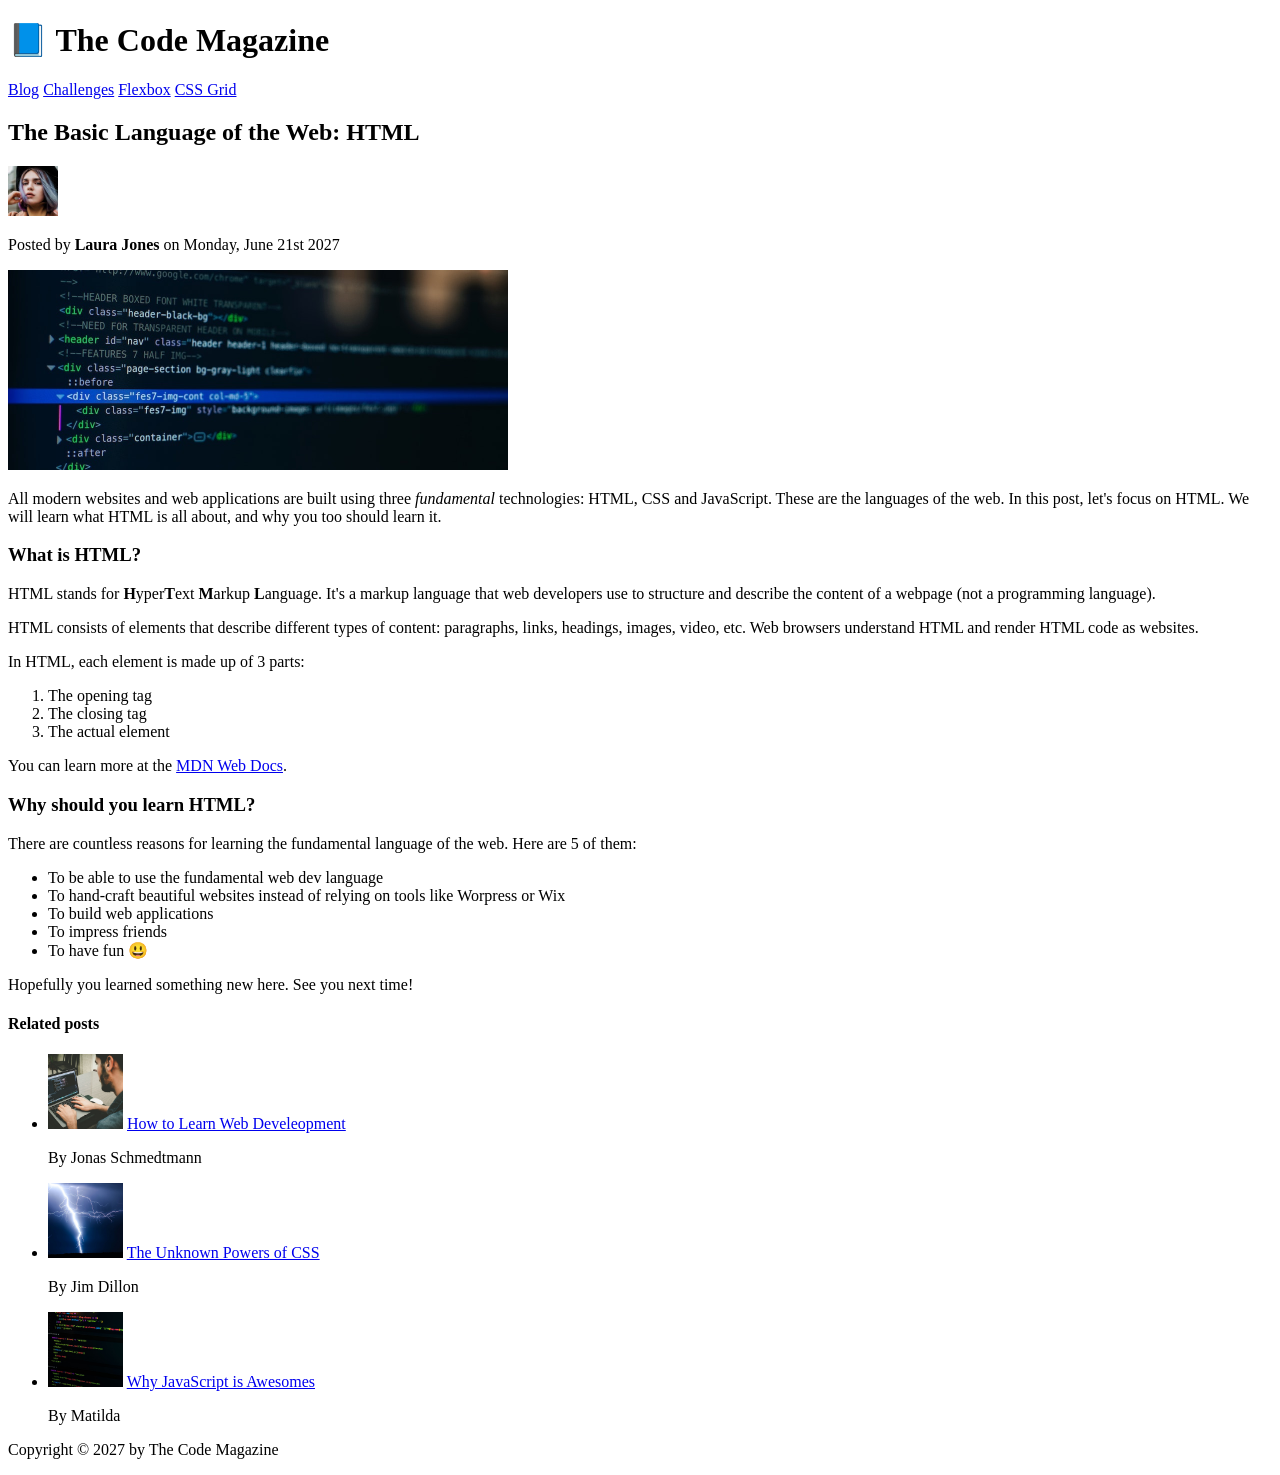
<file: 01-HTML-Fundamentals/index.html>
<!DOCTYPE html>
<html lang="en">
  <head>
    <meta charset="UTF-8" />
    <meta name="viewport" content="width=device-width, initial-scale=1.0" />
    <title>The Basic Language of the Web: HTML</title>
  </head>

  <body>
    <!--top part of web doc-->
    <div>
      <header>
        <h1>📘 The Code Magazine</h1>

        <nav>
          <a href="blog.html">Blog</a>
          <a href="#">Challenges</a>
          <a href="#">Flexbox</a>
          <a href="#">CSS Grid</a>
        </nav>
      </header>

      <article>
        <header>
          <h2>The Basic Language of the Web: HTML</h2>

          <img
            src="img/laura-jones.jpg"
            alt="image of author"
            width="50"
            height="50"
          />

          <p>
            Posted by <strong>Laura Jones</strong> on Monday, June 21st 2027
          </p>

          <img
            src="img/post-img.jpg"
            alt="HTML code on a screen"
            width="500"
            height="200"
          />
        </header>

        <p>
          All modern websites and web applications are built using three
          <em>fundamental</em> technologies: HTML, CSS and JavaScript. These are
          the languages of the web. In this post, let's focus on HTML. We will
          learn what HTML is all about, and why you too should learn it.
        </p>

        <h3>What is HTML?</h3>
        <p>
          HTML stands for <strong>H</strong>yper<strong>T</strong>ext
          <strong>M</strong>arkup <strong>L</strong>anguage. It's a markup
          language that web developers use to structure and describe the content
          of a webpage (not a programming language).
        </p>
        <p>
          HTML consists of elements that describe different types of content:
          paragraphs, links, headings, images, video, etc. Web browsers
          understand HTML and render HTML code as websites.
        </p>
        <p>In HTML, each element is made up of 3 parts:</p>

        <ol>
          <li>The opening tag</li>
          <li>The closing tag</li>
          <li>The actual element</li>
        </ol>

        <p>
          You can learn more at the
          <a
            href="https://developer.mozilla.org/en-US/docs/Web/HTML"
            target="_blank"
            rel="noopener noreferrer"
            >MDN Web Docs</a
          >.
        </p>

        <h3>Why should you learn HTML?</h3>
        <p>
          There are countless reasons for learning the fundamental language of
          the web. Here are 5 of them:
        </p>

        <ul>
          <li>To be able to use the fundamental web dev language</li>
          <li>
            To hand-craft beautiful websites instead of relying on tools like
            Worpress or Wix
          </li>
          <li>To build web applications</li>
          <li>To impress friends</li>
          <li>To have fun 😃</li>
        </ul>

        <p>Hopefully you learned something new here. See you next time!</p>
      </article>

      <aside>
        <h4>Related posts</h4>
        <ul>
          <li>
            <img
              src="img/related-1.jpg"
              alt="working on laptop"
              height="75"
              width="75"
            />
            <a href="#">How to Learn Web Develeopment</a>
            <p>By Jonas Schmedtmann</p>
          </li>

          <li>
            <img
              src="img/related-2.jpg"
              alt="image of thunderstorm"
              height="75"
              width="75"
            />
            <a href="#">The Unknown Powers of CSS</a>
            <p>By Jim Dillon</p>
          </li>

          <li>
            <img
              src="img/related-3.jpg"
              alt="html code on screen"
              height="75"
              width="75"
            />
            <a href="#">Why JavaScript is Awesomes</a>
            <p>By Matilda</p>
          </li>
        </ul>
      </aside>

      <footer>
        <p>Copyright &copy; 2027 by The Code Magazine</p>
      </footer>
    </div>
  </body>
</html>
</file>
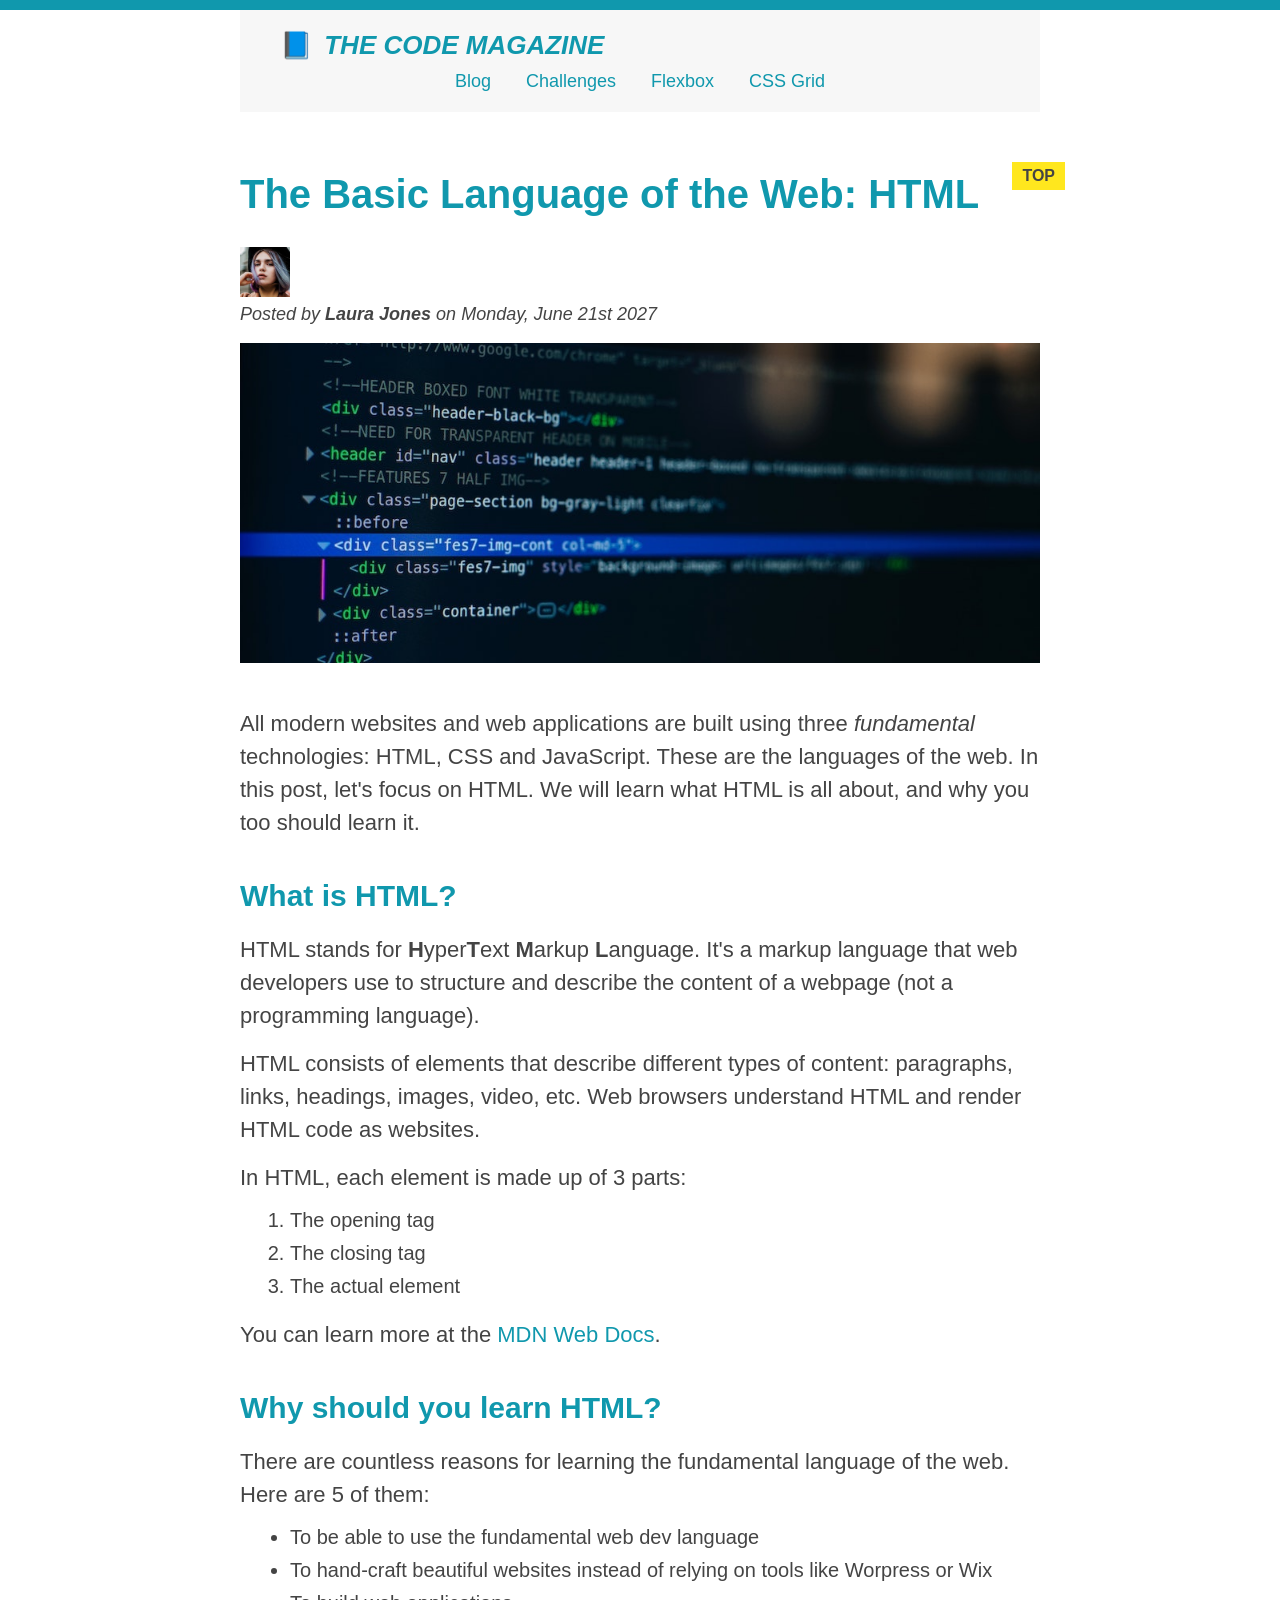
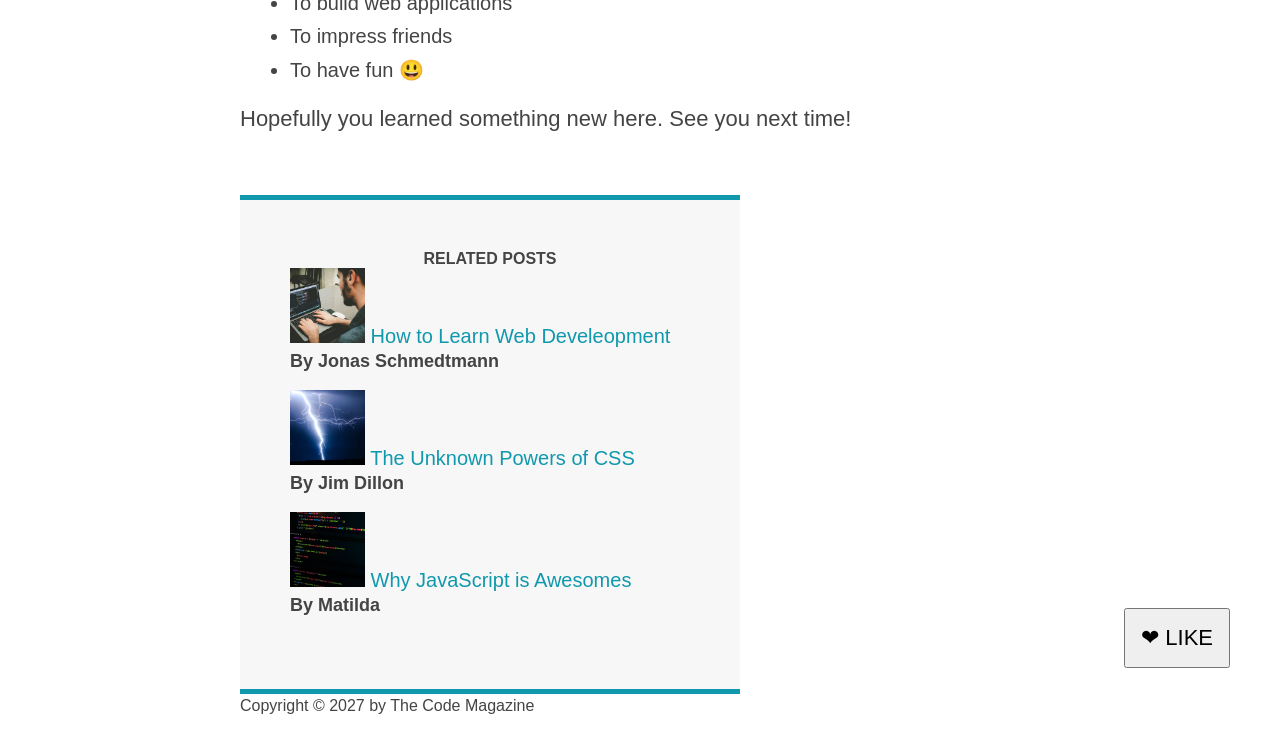
<file: 02-CSS-Fundamentals/index.html>
<!doctype html>
<html lang="en">
  <head>
    <meta charset="UTF-8" />
    <meta name="viewport" content="width=device-width, initial-scale=1.0" />
    <title>The Basic Language of the Web: HTML</title>
    <link rel="stylesheet" href="style.css" />
  </head>

  <body>
    <!--top part of web doc-->
    <div class="container">
      <header class="main-header">
        <h1>📘 The Code Magazine</h1>

        <nav>
          <a href="blog.html">Blog</a>
          <a href="challenge/index.html">Challenges</a>
          <a href="#">Flexbox</a>
          <a href="#">CSS Grid</a>
        </nav>
      </header>

      <article>
        <header class="post-header">
          <h2>The Basic Language of the Web: HTML</h2>

          <img
            src="img/laura-jones.jpg"
            alt="image of author"
            width="50"
            height="50"
            class="author-img"
          />

          <p id="author">
            Posted by <strong>Laura Jones</strong> on Monday, June 21st 2027
          </p>

          <img
            src="img/post-img.jpg"
            alt="HTML code on a screen"
            width="500"
            height="200"
            class="post-img"
          />
        </header>

        <p>
          All modern websites and web applications are built using three
          <em>fundamental</em> technologies: HTML, CSS and JavaScript. These are
          the languages of the web. In this post, let's focus on HTML. We will
          learn what HTML is all about, and why you too should learn it.
        </p>

        <h3>What is HTML?</h3>
        <p>
          HTML stands for <strong>H</strong>yper<strong>T</strong>ext
          <strong>M</strong>arkup <strong>L</strong>anguage. It's a markup
          language that web developers use to structure and describe the content
          of a webpage (not a programming language).
        </p>
        <p>
          HTML consists of elements that describe different types of content:
          paragraphs, links, headings, images, video, etc. Web browsers
          understand HTML and render HTML code as websites.
        </p>
        <p>In HTML, each element is made up of 3 parts:</p>

        <ol>
          <li>The opening tag</li>
          <li>The closing tag</li>
          <li>The actual element</li>
        </ol>

        <p>
          You can learn more at the
          <a
            href="https://developer.mozilla.org/en-US/docs/Web/HTML"
            target="_blank"
            rel="noopener noreferrer"
            >MDN Web Docs</a
          >.
        </p>

        <h3>Why should you learn HTML?</h3>
        <p>
          There are countless reasons for learning the fundamental language of
          the web. Here are 5 of them:
        </p>

        <ul>
          <li>To be able to use the fundamental web dev language</li>
          <li>
            To hand-craft beautiful websites instead of relying on tools like
            Worpress or Wix
          </li>
          <li>To build web applications</li>
          <li>To impress friends</li>
          <li>To have fun 😃</li>
        </ul>

        <p>Hopefully you learned something new here. See you next time!</p>
      </article>

      <aside>
        <h4>Related posts</h4>
        <ul class="related">
          <li>
            <img
              src="img/related-1.jpg"
              alt="working on laptop"
              height="75"
              width="75"
            />
            <a href="#">How to Learn Web Develeopment</a>
            <p class="related-author">By Jonas Schmedtmann</p>
          </li>

          <li>
            <img
              src="img/related-2.jpg"
              alt="image of thunderstorm"
              height="75"
              width="75"
            />
            <a href="#">The Unknown Powers of CSS</a>
            <p class="related-author">By Jim Dillon</p>
          </li>

          <li>
            <img
              src="img/related-3.jpg"
              alt="html code on screen"
              height="75"
              width="75"
            />
            <a href="#">Why JavaScript is Awesomes</a>
            <p class="related-author">By Matilda</p>
          </li>
        </ul>
      </aside>

      <footer>
        <p id="copyright">Copyright &copy; 2027 by The Code Magazine</p>
      </footer>
    </div>

    <button type="button">❤ LIKE</button>
  </body>
</html>
</file>
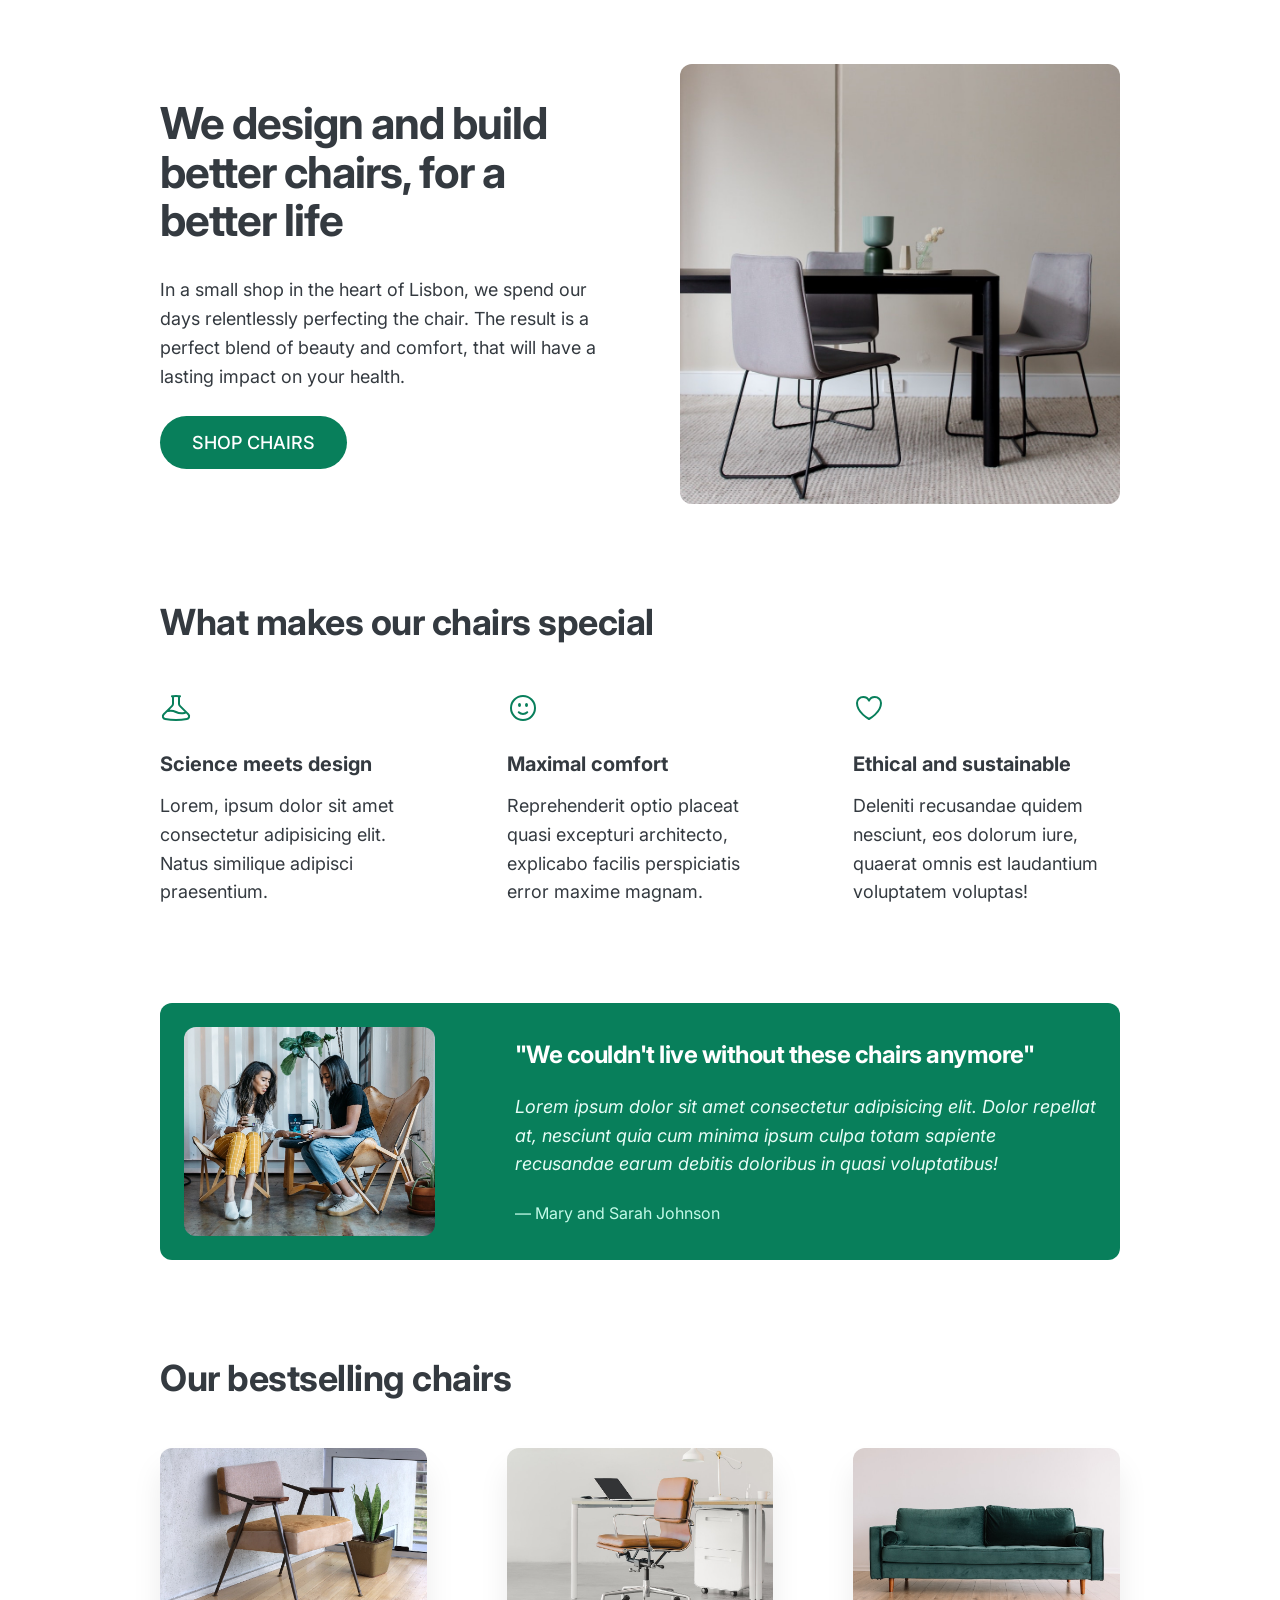
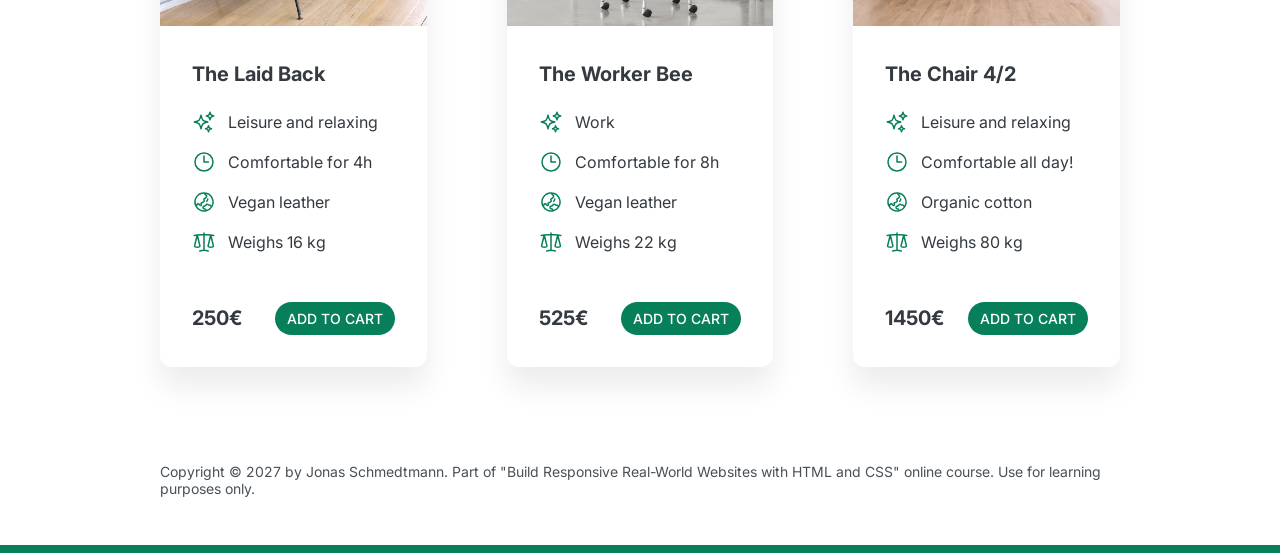
<file: 04-Design/index.html>
<!doctype html>
<html lang="en">
  <head>
    <meta charset="UTF-8" />
    <meta http-equiv="X-UA-Compatible" content="IE=edge" />
    <meta name="viewport" content="width=device-width, initial-scale=1.0" />
    <link rel="preconnect" href="https://fonts.googleapis.com" />
    <link rel="preconnect" href="https://fonts.gstatic.com" crossorigin />
    <link
      href="https://fonts.googleapis.com/css2?family=Inter:ital,opsz,wght@0,14..32,100..900;1,14..32,100..900&display=swap"
      rel="stylesheet"
    />
    <link rel="stylesheet" href="style.css" />
    <title>Lisbon Chair Shop</title>
  </head>
  <body>
    <div class="container">
      <header>
        <div class="header-text-box">
          <h1>We design and build better chairs, for a better life</h1>
          <p class="header-text">
            In a small shop in the heart of Lisbon, we spend our days
            relentlessly perfecting the chair. The result is a perfect blend of
            beauty and comfort, that will have a lasting impact on your health.
          </p>
          <a class="btn btn--big" href="#">Shop chairs</a>
        </div>
        <img src="hero.jpg" alt="Photo" />
      </header>

      <section>
        <h2>What makes our chairs special</h2>
        <div class="grid-3-cols">
          <div>
            <svg
              xmlns="http://www.w3.org/2000/svg"
              fill="none"
              viewBox="0 0 24 24"
              stroke-width="1.5"
              stroke="currentColor"
              class="features-icon"
            >
              <path
                stroke-linecap="round"
                stroke-linejoin="round"
                d="M9.75 3.104v5.714a2.25 2.25 0 0 1-.659 1.591L5 14.5M9.75 3.104c-.251.023-.501.05-.75.082m.75-.082a24.301 24.301 0 0 1 4.5 0m0 0v5.714c0 .597.237 1.17.659 1.591L19.8 15.3M14.25 3.104c.251.023.501.05.75.082M19.8 15.3l-1.57.393A9.065 9.065 0 0 1 12 15a9.065 9.065 0 0 0-6.23-.693L5 14.5m14.8.8 1.402 1.402c1.232 1.232.65 3.318-1.067 3.611A48.309 48.309 0 0 1 12 21c-2.773 0-5.491-.235-8.135-.687-1.718-.293-2.3-2.379-1.067-3.61L5 14.5"
              />
            </svg>

            <p class="features-title"><strong>Science meets design</strong></p>
            <p class="features-text">
              Lorem, ipsum dolor sit amet consectetur adipisicing elit. Natus
              similique adipisci praesentium.
            </p>
          </div>

          <div>
            <svg
              xmlns="http://www.w3.org/2000/svg"
              fill="none"
              viewBox="0 0 24 24"
              stroke-width="1.5"
              stroke="currentColor"
              class="features-icon"
            >
              <path
                stroke-linecap="round"
                stroke-linejoin="round"
                d="M15.182 15.182a4.5 4.5 0 0 1-6.364 0M21 12a9 9 0 1 1-18 0 9 9 0 0 1 18 0ZM9.75 9.75c0 .414-.168.75-.375.75S9 10.164 9 9.75 9.168 9 9.375 9s.375.336.375.75Zm-.375 0h.008v.015h-.008V9.75Zm5.625 0c0 .414-.168.75-.375.75s-.375-.336-.375-.75.168-.75.375-.75.375.336.375.75Zm-.375 0h.008v.015h-.008V9.75Z"
              />
            </svg>

            <p class="features-title">
              <strong>Maximal comfort</strong>
            </p>
            <p class="features-text">
              Reprehenderit optio placeat quasi excepturi architecto, explicabo
              facilis perspiciatis error maxime magnam.
            </p>
          </div>

          <div>
            <svg
              xmlns="http://www.w3.org/2000/svg"
              fill="none"
              viewBox="0 0 24 24"
              stroke-width="1.5"
              stroke="currentColor"
              class="features-icon"
            >
              <path
                stroke-linecap="round"
                stroke-linejoin="round"
                d="M21 8.25c0-2.485-2.099-4.5-4.688-4.5-1.935 0-3.597 1.126-4.312 2.733-.715-1.607-2.377-2.733-4.313-2.733C5.1 3.75 3 5.765 3 8.25c0 7.22 9 12 9 12s9-4.78 9-12Z"
              />
            </svg>

            <p class="features-title">
              <strong>Ethical and sustainable</strong>
            </p>
            <p class="features-text">
              Deleniti recusandae quidem nesciunt, eos dolorum iure, quaerat
              omnis est laudantium voluptatem voluptas!
            </p>
          </div>
        </div>
      </section>

      <section class="testimonial-section">
        <div class="grid-3-cols">
          <img src="customers.jpg" alt="People sitting on chairs" />
          <div class="testimonial-box">
            <h2>"We couldn't live without these chairs anymore"</h2>
            <blockquote class="testimonial-text">
              Lorem ipsum dolor sit amet consectetur adipisicing elit. Dolor
              repellat at, nesciunt quia cum minima ipsum culpa totam sapiente
              recusandae earum debitis doloribus in quasi voluptatibus!
            </blockquote>
            <p class="testimonial-author">&mdash; Mary and Sarah Johnson</p>
          </div>
        </div>
      </section>

      <section>
        <h2>Our bestselling chairs</h2>
        <div class="grid-3-cols">
          <figure class="chair">
            <img src="chair-1.jpg" alt="Chair" />
            <div class="chair-box">
              <h3>The Laid Back</h3>
              <ul class="chair-details">
                <li>
                  <svg
                    xmlns="http://www.w3.org/2000/svg"
                    fill="none"
                    viewBox="0 0 24 24"
                    stroke-width="1.5"
                    stroke="currentColor"
                    class="chair-icon"
                  >
                    <path
                      stroke-linecap="round"
                      stroke-linejoin="round"
                      d="M9.813 15.904 9 18.75l-.813-2.846a4.5 4.5 0 0 0-3.09-3.09L2.25 12l2.846-.813a4.5 4.5 0 0 0 3.09-3.09L9 5.25l.813 2.846a4.5 4.5 0 0 0 3.09 3.09L15.75 12l-2.846.813a4.5 4.5 0 0 0-3.09 3.09ZM18.259 8.715 18 9.75l-.259-1.035a3.375 3.375 0 0 0-2.455-2.456L14.25 6l1.036-.259a3.375 3.375 0 0 0 2.455-2.456L18 2.25l.259 1.035a3.375 3.375 0 0 0 2.456 2.456L21.75 6l-1.035.259a3.375 3.375 0 0 0-2.456 2.456ZM16.894 20.567 16.5 21.75l-.394-1.183a2.25 2.25 0 0 0-1.423-1.423L13.5 18.75l1.183-.394a2.25 2.25 0 0 0 1.423-1.423l.394-1.183.394 1.183a2.25 2.25 0 0 0 1.423 1.423l1.183.394-1.183.394a2.25 2.25 0 0 0-1.423 1.423Z"
                    />
                  </svg>

                  <span>Leisure and relaxing</span>
                </li>
                <li>
                  <svg
                    xmlns="http://www.w3.org/2000/svg"
                    fill="none"
                    viewBox="0 0 24 24"
                    stroke-width="1.5"
                    stroke="currentColor"
                    class="chair-icon"
                  >
                    <path
                      stroke-linecap="round"
                      stroke-linejoin="round"
                      d="M12 6v6h4.5m4.5 0a9 9 0 1 1-18 0 9 9 0 0 1 18 0Z"
                    />
                  </svg>

                  <span>Comfortable for 4h</span>
                </li>
                <li>
                  <svg
                    xmlns="http://www.w3.org/2000/svg"
                    fill="none"
                    viewBox="0 0 24 24"
                    stroke-width="1.5"
                    stroke="currentColor"
                    class="chair-icon"
                  >
                    <path
                      stroke-linecap="round"
                      stroke-linejoin="round"
                      d="M12.75 3.03v.568c0 .334.148.65.405.864l1.068.89c.442.369.535 1.01.216 1.49l-.51.766a2.25 2.25 0 0 1-1.161.886l-.143.048a1.107 1.107 0 0 0-.57 1.664c.369.555.169 1.307-.427 1.605L9 13.125l.423 1.059a.956.956 0 0 1-1.652.928l-.679-.906a1.125 1.125 0 0 0-1.906.172L4.5 15.75l-.612.153M12.75 3.031a9 9 0 0 0-8.862 12.872M12.75 3.031a9 9 0 0 1 6.69 14.036m0 0-.177-.529A2.25 2.25 0 0 0 17.128 15H16.5l-.324-.324a1.453 1.453 0 0 0-2.328.377l-.036.073a1.586 1.586 0 0 1-.982.816l-.99.282c-.55.157-.894.702-.8 1.267l.073.438c.08.474.49.821.97.821.846 0 1.598.542 1.865 1.345l.215.643m5.276-3.67a9.012 9.012 0 0 1-5.276 3.67m0 0a9 9 0 0 1-10.275-4.835M15.75 9c0 .896-.393 1.7-1.016 2.25"
                    />
                  </svg>

                  <span>Vegan leather</span>
                </li>
                <li>
                  <svg
                    xmlns="http://www.w3.org/2000/svg"
                    fill="none"
                    viewBox="0 0 24 24"
                    stroke-width="1.5"
                    stroke="currentColor"
                    class="chair-icon"
                  >
                    <path
                      stroke-linecap="round"
                      stroke-linejoin="round"
                      d="M12 3v17.25m0 0c-1.472 0-2.882.265-4.185.75M12 20.25c1.472 0 2.882.265 4.185.75M18.75 4.97A48.416 48.416 0 0 0 12 4.5c-2.291 0-4.545.16-6.75.47m13.5 0c1.01.143 2.01.317 3 .52m-3-.52 2.62 10.726c.122.499-.106 1.028-.589 1.202a5.988 5.988 0 0 1-2.031.352 5.988 5.988 0 0 1-2.031-.352c-.483-.174-.711-.703-.59-1.202L18.75 4.971Zm-16.5.52c.99-.203 1.99-.377 3-.52m0 0 2.62 10.726c.122.499-.106 1.028-.589 1.202a5.989 5.989 0 0 1-2.031.352 5.989 5.989 0 0 1-2.031-.352c-.483-.174-.711-.703-.59-1.202L5.25 4.971Z"
                    />
                  </svg>

                  <span>Weighs 16 kg</span>
                </li>
              </ul>
              <div class="chair-price">
                <strong>250€</strong>
                <a href="#" class="btn btn--small">Add to cart</a>
              </div>
            </div>
          </figure>

          <figure class="chair">
            <img src="chair-2.jpg" alt="Chair" />
            <div class="chair-box">
              <h3>The Worker Bee</h3>
              <ul class="chair-details">
                <li>
                  <svg
                    xmlns="http://www.w3.org/2000/svg"
                    fill="none"
                    viewBox="0 0 24 24"
                    stroke-width="1.5"
                    stroke="currentColor"
                    class="chair-icon"
                  >
                    <path
                      stroke-linecap="round"
                      stroke-linejoin="round"
                      d="M9.813 15.904 9 18.75l-.813-2.846a4.5 4.5 0 0 0-3.09-3.09L2.25 12l2.846-.813a4.5 4.5 0 0 0 3.09-3.09L9 5.25l.813 2.846a4.5 4.5 0 0 0 3.09 3.09L15.75 12l-2.846.813a4.5 4.5 0 0 0-3.09 3.09ZM18.259 8.715 18 9.75l-.259-1.035a3.375 3.375 0 0 0-2.455-2.456L14.25 6l1.036-.259a3.375 3.375 0 0 0 2.455-2.456L18 2.25l.259 1.035a3.375 3.375 0 0 0 2.456 2.456L21.75 6l-1.035.259a3.375 3.375 0 0 0-2.456 2.456ZM16.894 20.567 16.5 21.75l-.394-1.183a2.25 2.25 0 0 0-1.423-1.423L13.5 18.75l1.183-.394a2.25 2.25 0 0 0 1.423-1.423l.394-1.183.394 1.183a2.25 2.25 0 0 0 1.423 1.423l1.183.394-1.183.394a2.25 2.25 0 0 0-1.423 1.423Z"
                    />
                  </svg>
                  <span>Work</span>
                </li>
                <li>
                  <svg
                    xmlns="http://www.w3.org/2000/svg"
                    fill="none"
                    viewBox="0 0 24 24"
                    stroke-width="1.5"
                    stroke="currentColor"
                    class="chair-icon"
                  >
                    <path
                      stroke-linecap="round"
                      stroke-linejoin="round"
                      d="M12 6v6h4.5m4.5 0a9 9 0 1 1-18 0 9 9 0 0 1 18 0Z"
                    />
                  </svg>
                  <span>Comfortable for 8h</span>
                </li>
                <li>
                  <svg
                    xmlns="http://www.w3.org/2000/svg"
                    fill="none"
                    viewBox="0 0 24 24"
                    stroke-width="1.5"
                    stroke="currentColor"
                    class="chair-icon"
                  >
                    <path
                      stroke-linecap="round"
                      stroke-linejoin="round"
                      d="M12.75 3.03v.568c0 .334.148.65.405.864l1.068.89c.442.369.535 1.01.216 1.49l-.51.766a2.25 2.25 0 0 1-1.161.886l-.143.048a1.107 1.107 0 0 0-.57 1.664c.369.555.169 1.307-.427 1.605L9 13.125l.423 1.059a.956.956 0 0 1-1.652.928l-.679-.906a1.125 1.125 0 0 0-1.906.172L4.5 15.75l-.612.153M12.75 3.031a9 9 0 0 0-8.862 12.872M12.75 3.031a9 9 0 0 1 6.69 14.036m0 0-.177-.529A2.25 2.25 0 0 0 17.128 15H16.5l-.324-.324a1.453 1.453 0 0 0-2.328.377l-.036.073a1.586 1.586 0 0 1-.982.816l-.99.282c-.55.157-.894.702-.8 1.267l.073.438c.08.474.49.821.97.821.846 0 1.598.542 1.865 1.345l.215.643m5.276-3.67a9.012 9.012 0 0 1-5.276 3.67m0 0a9 9 0 0 1-10.275-4.835M15.75 9c0 .896-.393 1.7-1.016 2.25"
                    />
                  </svg>
                  <span>Vegan leather</span>
                </li>
                <li>
                  <svg
                    xmlns="http://www.w3.org/2000/svg"
                    fill="none"
                    viewBox="0 0 24 24"
                    stroke-width="1.5"
                    stroke="currentColor"
                    class="chair-icon"
                  >
                    <path
                      stroke-linecap="round"
                      stroke-linejoin="round"
                      d="M12 3v17.25m0 0c-1.472 0-2.882.265-4.185.75M12 20.25c1.472 0 2.882.265 4.185.75M18.75 4.97A48.416 48.416 0 0 0 12 4.5c-2.291 0-4.545.16-6.75.47m13.5 0c1.01.143 2.01.317 3 .52m-3-.52 2.62 10.726c.122.499-.106 1.028-.589 1.202a5.988 5.988 0 0 1-2.031.352 5.988 5.988 0 0 1-2.031-.352c-.483-.174-.711-.703-.59-1.202L18.75 4.971Zm-16.5.52c.99-.203 1.99-.377 3-.52m0 0 2.62 10.726c.122.499-.106 1.028-.589 1.202a5.989 5.989 0 0 1-2.031.352 5.989 5.989 0 0 1-2.031-.352c-.483-.174-.711-.703-.59-1.202L5.25 4.971Z"
                    />
                  </svg>
                  <span>Weighs 22 kg</span>
                </li>
              </ul>
              <div class="chair-price">
                <strong>525€</strong>
                <a href="#" class="btn btn--small">Add to cart</a>
              </div>
            </div>
          </figure>

          <figure class="chair">
            <img src="chair-3.jpg" alt="Chair" />
            <div class="chair-box">
              <h3>The Chair 4/2</h3>
              <ul class="chair-details">
                <li>
                  <svg
                    xmlns="http://www.w3.org/2000/svg"
                    fill="none"
                    viewBox="0 0 24 24"
                    stroke-width="1.5"
                    stroke="currentColor"
                    class="chair-icon"
                  >
                    <path
                      stroke-linecap="round"
                      stroke-linejoin="round"
                      d="M9.813 15.904 9 18.75l-.813-2.846a4.5 4.5 0 0 0-3.09-3.09L2.25 12l2.846-.813a4.5 4.5 0 0 0 3.09-3.09L9 5.25l.813 2.846a4.5 4.5 0 0 0 3.09 3.09L15.75 12l-2.846.813a4.5 4.5 0 0 0-3.09 3.09ZM18.259 8.715 18 9.75l-.259-1.035a3.375 3.375 0 0 0-2.455-2.456L14.25 6l1.036-.259a3.375 3.375 0 0 0 2.455-2.456L18 2.25l.259 1.035a3.375 3.375 0 0 0 2.456 2.456L21.75 6l-1.035.259a3.375 3.375 0 0 0-2.456 2.456ZM16.894 20.567 16.5 21.75l-.394-1.183a2.25 2.25 0 0 0-1.423-1.423L13.5 18.75l1.183-.394a2.25 2.25 0 0 0 1.423-1.423l.394-1.183.394 1.183a2.25 2.25 0 0 0 1.423 1.423l1.183.394-1.183.394a2.25 2.25 0 0 0-1.423 1.423Z"
                    />
                  </svg>
                  <span>Leisure and relaxing</span>
                </li>
                <li>
                  <svg
                    xmlns="http://www.w3.org/2000/svg"
                    fill="none"
                    viewBox="0 0 24 24"
                    stroke-width="1.5"
                    stroke="currentColor"
                    class="chair-icon"
                  >
                    <path
                      stroke-linecap="round"
                      stroke-linejoin="round"
                      d="M12 6v6h4.5m4.5 0a9 9 0 1 1-18 0 9 9 0 0 1 18 0Z"
                    />
                  </svg>
                  <span>Comfortable all day!</span>
                </li>
                <li>
                  <svg
                    xmlns="http://www.w3.org/2000/svg"
                    fill="none"
                    viewBox="0 0 24 24"
                    stroke-width="1.5"
                    stroke="currentColor"
                    class="chair-icon"
                  >
                    <path
                      stroke-linecap="round"
                      stroke-linejoin="round"
                      d="M12.75 3.03v.568c0 .334.148.65.405.864l1.068.89c.442.369.535 1.01.216 1.49l-.51.766a2.25 2.25 0 0 1-1.161.886l-.143.048a1.107 1.107 0 0 0-.57 1.664c.369.555.169 1.307-.427 1.605L9 13.125l.423 1.059a.956.956 0 0 1-1.652.928l-.679-.906a1.125 1.125 0 0 0-1.906.172L4.5 15.75l-.612.153M12.75 3.031a9 9 0 0 0-8.862 12.872M12.75 3.031a9 9 0 0 1 6.69 14.036m0 0-.177-.529A2.25 2.25 0 0 0 17.128 15H16.5l-.324-.324a1.453 1.453 0 0 0-2.328.377l-.036.073a1.586 1.586 0 0 1-.982.816l-.99.282c-.55.157-.894.702-.8 1.267l.073.438c.08.474.49.821.97.821.846 0 1.598.542 1.865 1.345l.215.643m5.276-3.67a9.012 9.012 0 0 1-5.276 3.67m0 0a9 9 0 0 1-10.275-4.835M15.75 9c0 .896-.393 1.7-1.016 2.25"
                    />
                  </svg>
                  <span>Organic cotton</span>
                </li>
                <li>
                  <svg
                    xmlns="http://www.w3.org/2000/svg"
                    fill="none"
                    viewBox="0 0 24 24"
                    stroke-width="1.5"
                    stroke="currentColor"
                    class="chair-icon"
                  >
                    <path
                      stroke-linecap="round"
                      stroke-linejoin="round"
                      d="M12 3v17.25m0 0c-1.472 0-2.882.265-4.185.75M12 20.25c1.472 0 2.882.265 4.185.75M18.75 4.97A48.416 48.416 0 0 0 12 4.5c-2.291 0-4.545.16-6.75.47m13.5 0c1.01.143 2.01.317 3 .52m-3-.52 2.62 10.726c.122.499-.106 1.028-.589 1.202a5.988 5.988 0 0 1-2.031.352 5.988 5.988 0 0 1-2.031-.352c-.483-.174-.711-.703-.59-1.202L18.75 4.971Zm-16.5.52c.99-.203 1.99-.377 3-.52m0 0 2.62 10.726c.122.499-.106 1.028-.589 1.202a5.989 5.989 0 0 1-2.031.352 5.989 5.989 0 0 1-2.031-.352c-.483-.174-.711-.703-.59-1.202L5.25 4.971Z"
                    />
                  </svg>
                  <span>Weighs 80 kg</span>
                </li>
              </ul>
              <div class="chair-price">
                <strong>1450€</strong>
                <a href="#" class="btn btn--small">Add to cart</a>
              </div>
            </div>
          </figure>
        </div>
      </section>

      <footer>
        Copyright &copy; 2027 by Jonas Schmedtmann. Part of "Build Responsive
        Real-World Websites with HTML and CSS" online course. Use for learning
        purposes only.
      </footer>
    </div>
  </body>
</html>
</file>
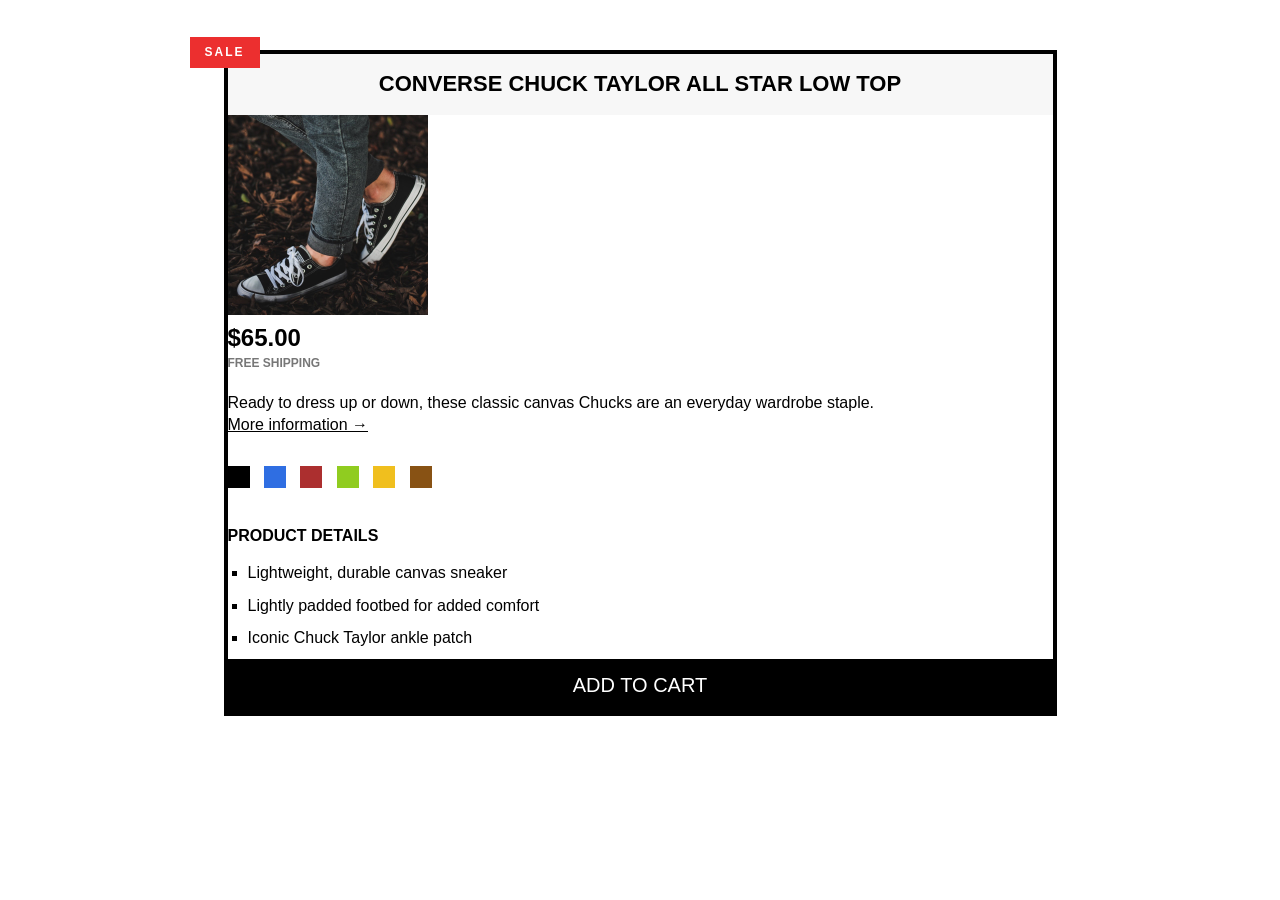
<file: 02-CSS-Fundamentals/challenge/index.html>
<!doctype html>
<html lang="en">
  <head>
    <meta charset="UTF-8" />
    <meta name="viewport" content="width=device-width, initial-scale=1.0" />
    <title>Challenge</title>
    <link rel="stylesheet" href="style.css" />
  </head>

  <body>
    <div class="container">
      <p class="sale">Sale</p>

      <header>
        <h2 class="product-title">Converse Chuck Taylor All Star Low Top</h2>
      </header>

      <article>
        <img src="challenges.jpg" alt="shoe image" height="200" width="200" />

        <p class="price"><strong>$65.00</strong></p>
        <p class="shipping">Free shipping</p>

        <p>
          Ready to dress up or down, these classic canvas Chucks are an everyday
          wardrobe staple.
        </p>

        <a href="#" class="more-info">More information &rarr;</a>

        <div class="colors">
          <div class="color"></div>
          <div class="color color-blue"></div>
          <div class="color color-red"></div>
          <div class="color color-green"></div>
          <div class="color color-yellow"></div>
          <div class="color color-brown"></div>
        </div>

        <h3 class="details-title">Product details</h3>

        <ul class="details-list">
          <li>Lightweight, durable canvas sneaker</li>
          <li>Lightly padded footbed for added comfort</li>
          <li>Iconic Chuck Taylor ankle patch</li>
        </ul>
      </article>

      <footer>
        <button type="button" class="cart-button">Add to cart</button>
      </footer>
    </div>
  </body>
</html>
</file>
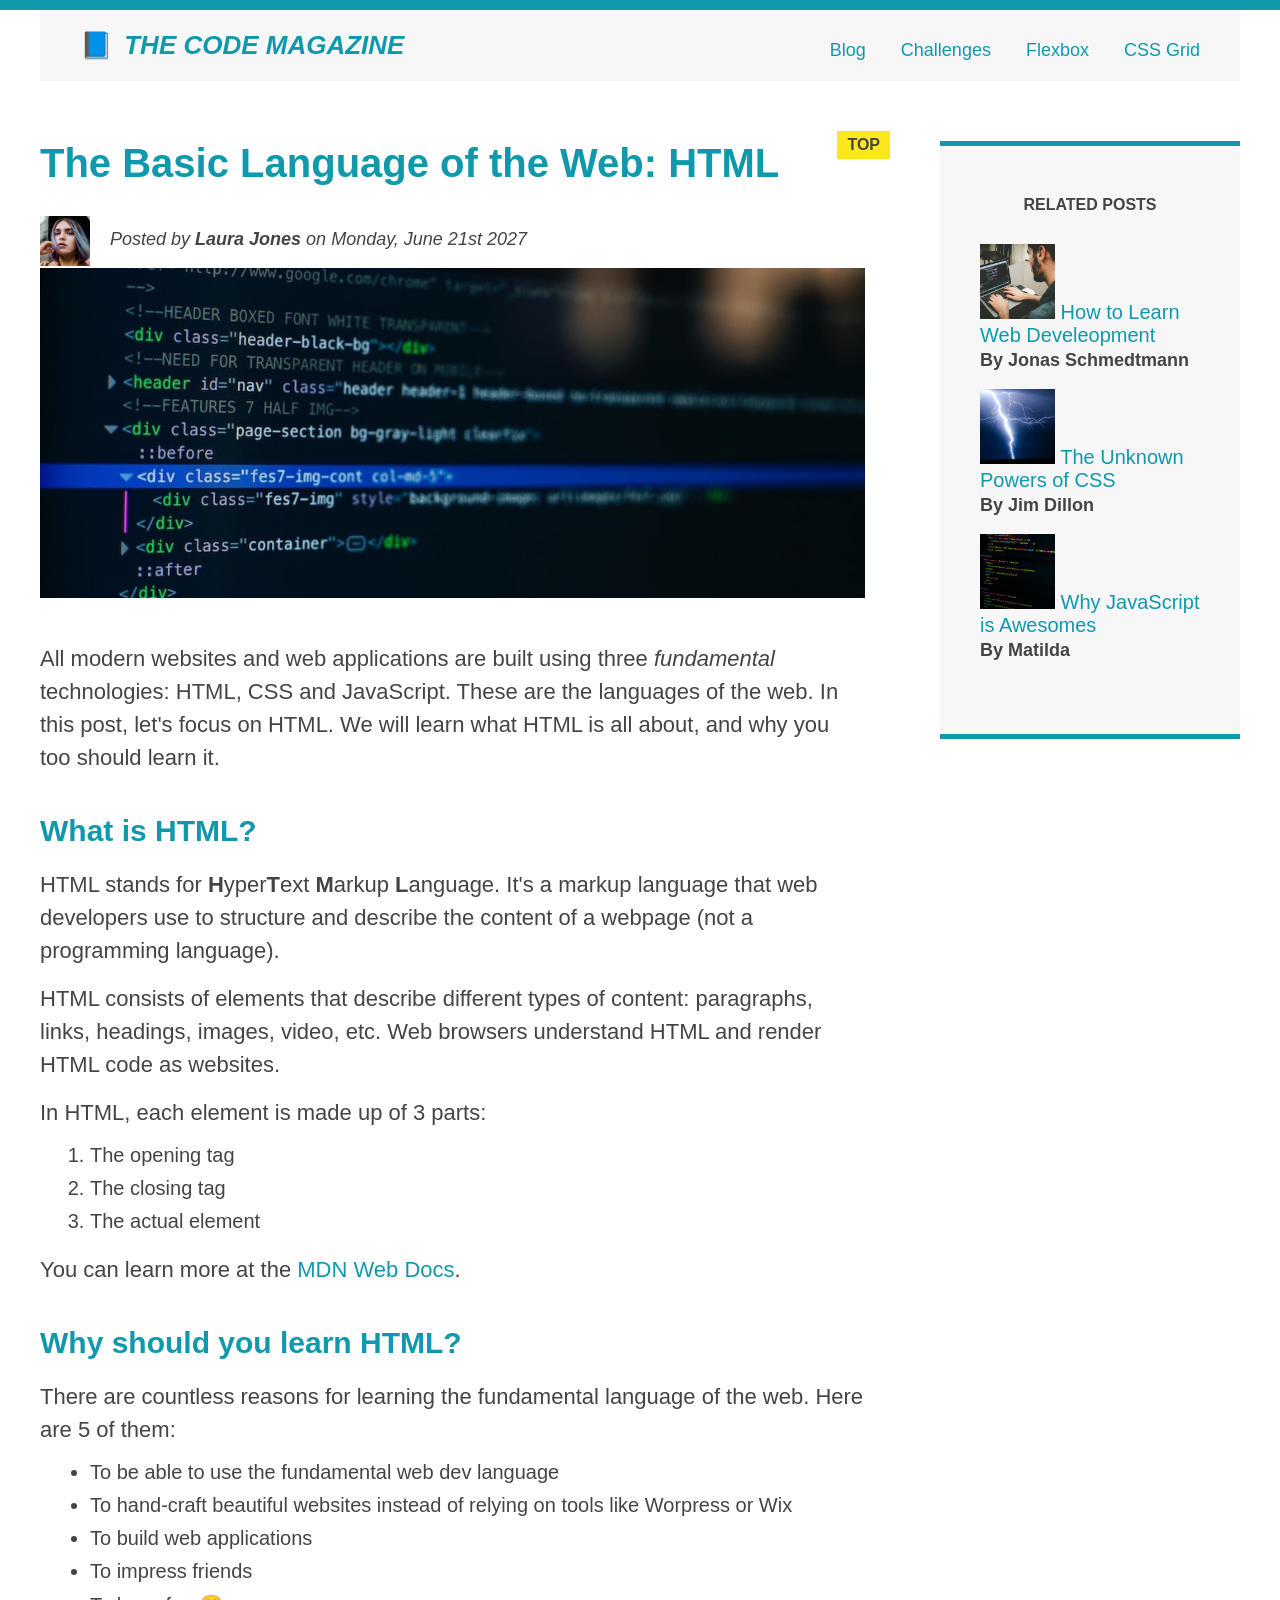
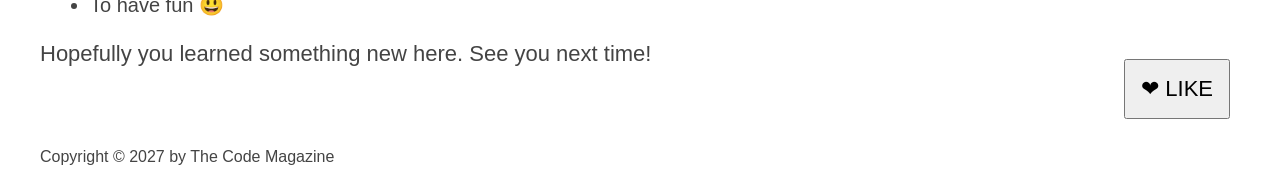
<file: 03-CSS-Layouts/01.Float Layout/index.html>
<!doctype html>
<html lang="en">
  <head>
    <meta charset="UTF-8" />
    <meta name="viewport" content="width=device-width, initial-scale=1.0" />
    <title>The Basic Language of the Web: HTML</title>
    <link rel="stylesheet" href="style.css" />
  </head>

  <body>
    <!--top part of web doc-->
    <div class="container">
      <header class="main-header clearfix">
        <h1>📘 The Code Magazine</h1>

        <nav>
          <a href="blog.html">Blog</a>
          <a href="challenge/index.html">Challenges</a>
          <a href="#">Flexbox</a>
          <a href="#">CSS Grid</a>
        </nav>

        <!--to prevent height collapse-->
        <!-- <div class="clear"></div> -->
      </header>

      <article>
        <header class="post-header">
          <h2>The Basic Language of the Web: HTML</h2>

          <img
            src="img/laura-jones.jpg"
            alt="image of author"
            width="50"
            height="50"
            class="author-img"
          />

          <p id="author" class="author">
            Posted by <strong>Laura Jones</strong> on Monday, June 21st 2027
          </p>

          <img
            src="img/post-img.jpg"
            alt="HTML code on a screen"
            width="500"
            height="200"
            class="post-img"
          />
        </header>

        <p>
          All modern websites and web applications are built using three
          <em>fundamental</em> technologies: HTML, CSS and JavaScript. These are
          the languages of the web. In this post, let's focus on HTML. We will
          learn what HTML is all about, and why you too should learn it.
        </p>

        <h3>What is HTML?</h3>
        <p>
          HTML stands for <strong>H</strong>yper<strong>T</strong>ext
          <strong>M</strong>arkup <strong>L</strong>anguage. It's a markup
          language that web developers use to structure and describe the content
          of a webpage (not a programming language).
        </p>
        <p>
          HTML consists of elements that describe different types of content:
          paragraphs, links, headings, images, video, etc. Web browsers
          understand HTML and render HTML code as websites.
        </p>
        <p>In HTML, each element is made up of 3 parts:</p>

        <ol>
          <li>The opening tag</li>
          <li>The closing tag</li>
          <li>The actual element</li>
        </ol>

        <p>
          You can learn more at the
          <a
            href="https://developer.mozilla.org/en-US/docs/Web/HTML"
            target="_blank"
            rel="noopener noreferrer"
            >MDN Web Docs</a
          >.
        </p>

        <h3>Why should you learn HTML?</h3>
        <p>
          There are countless reasons for learning the fundamental language of
          the web. Here are 5 of them:
        </p>

        <ul>
          <li>To be able to use the fundamental web dev language</li>
          <li>
            To hand-craft beautiful websites instead of relying on tools like
            Worpress or Wix
          </li>
          <li>To build web applications</li>
          <li>To impress friends</li>
          <li>To have fun 😃</li>
        </ul>

        <p>Hopefully you learned something new here. See you next time!</p>
      </article>

      <aside>
        <h4>Related posts</h4>
        <ul class="related">
          <li>
            <img
              src="img/related-1.jpg"
              alt="working on laptop"
              height="75"
              width="75"
            />
            <a href="#">How to Learn Web Develeopment</a>
            <p class="related-author">By Jonas Schmedtmann</p>
          </li>

          <li>
            <img
              src="img/related-2.jpg"
              alt="image of thunderstorm"
              height="75"
              width="75"
            />
            <a href="#">The Unknown Powers of CSS</a>
            <p class="related-author">By Jim Dillon</p>
          </li>

          <li>
            <img
              src="img/related-3.jpg"
              alt="html code on screen"
              height="75"
              width="75"
            />
            <a href="#">Why JavaScript is Awesomes</a>
            <p class="related-author">By Matilda</p>
          </li>
        </ul>
      </aside>

      <footer>
        <p id="copyright">Copyright &copy; 2027 by The Code Magazine</p>
      </footer>
    </div>

    <button type="button">❤ LIKE</button>
  </body>
</html>
</file>
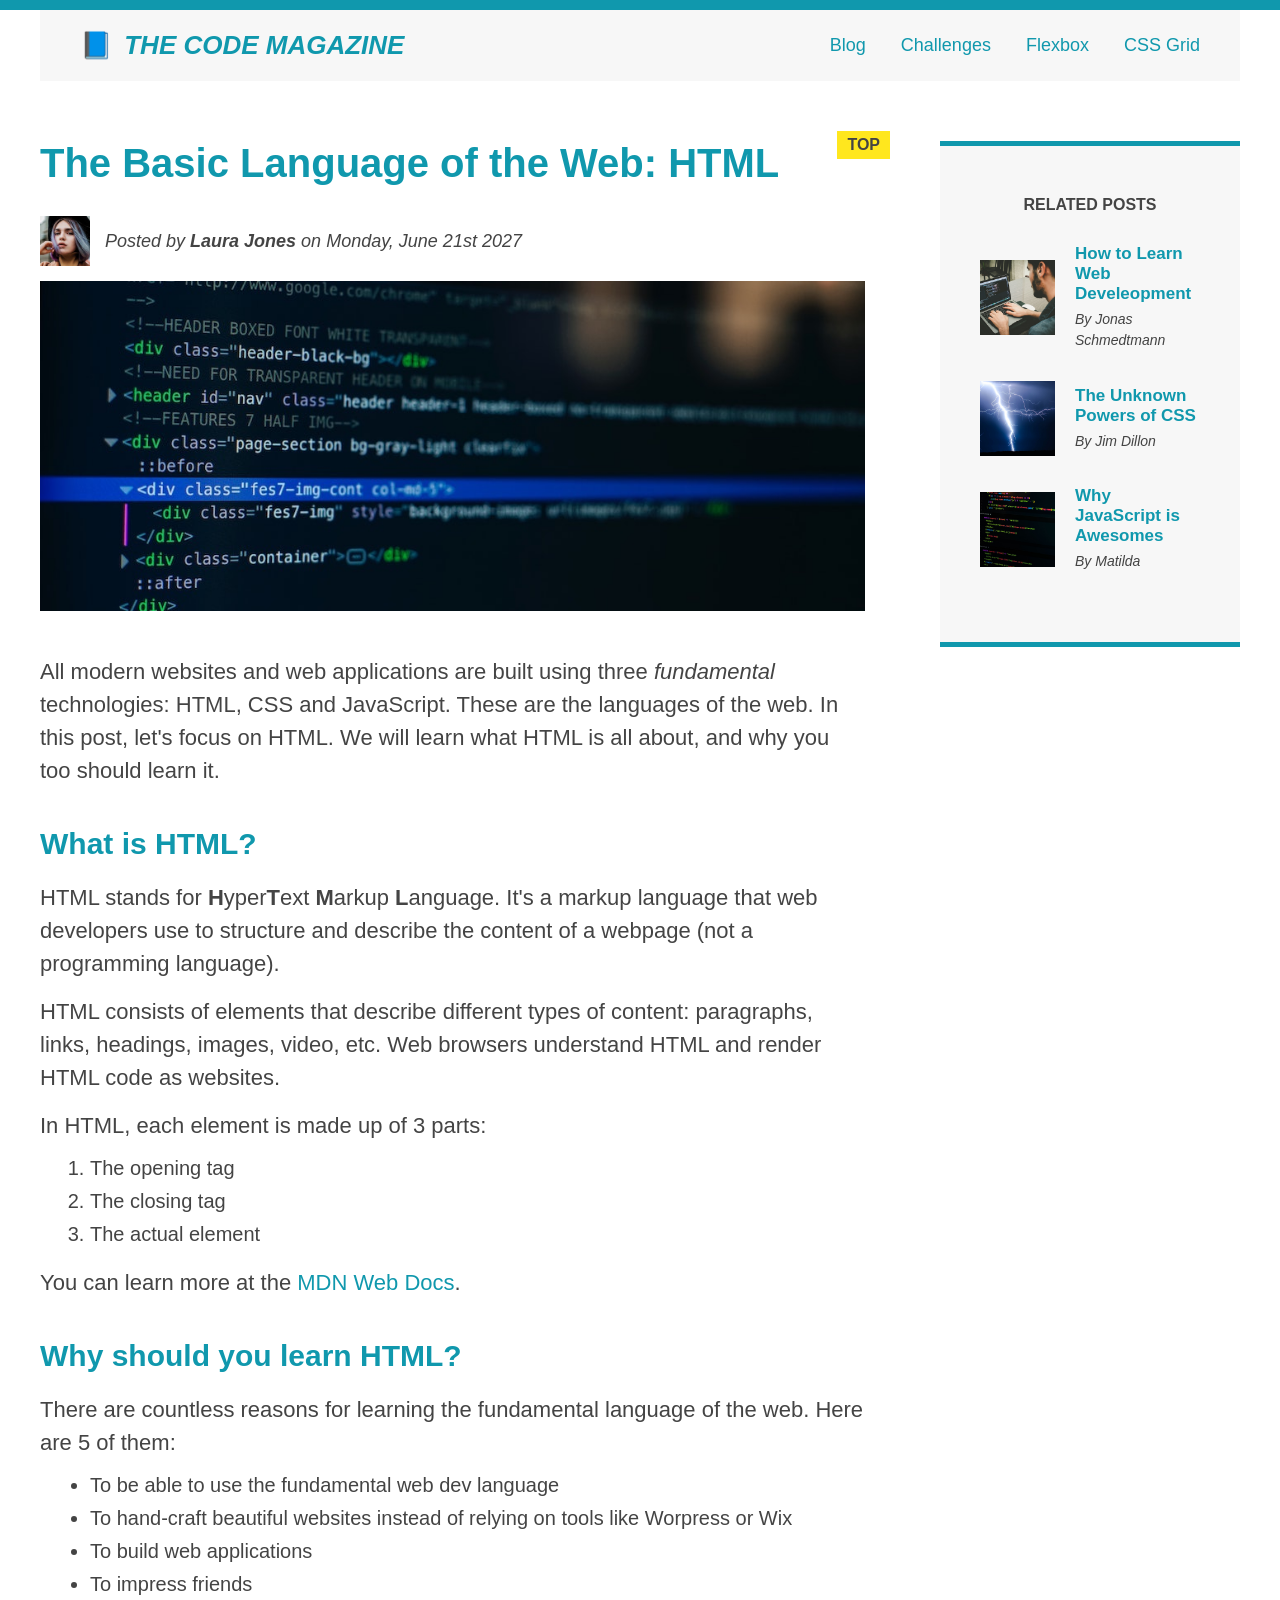
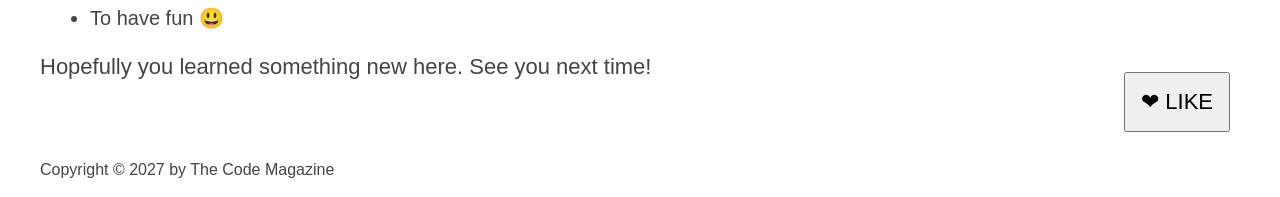
<file: 03-CSS-Layouts/02.Flex Layout/index.html>
<!doctype html>
<html lang="en">
  <head>
    <meta charset="UTF-8" />
    <meta name="viewport" content="width=device-width, initial-scale=1.0" />
    <title>The Basic Language of the Web: HTML</title>
    <link rel="stylesheet" href="style.css" />
  </head>

  <body>
    <!--top part of web doc-->
    <div class="container">
      <header class="main-header clearfix">
        <h1>📘 The Code Magazine</h1>

        <nav>
          <a href="blog.html">Blog</a>
          <a href="challenge/index.html">Challenges</a>
          <a href="flexbox.html">Flexbox</a>
          <a href="#">CSS Grid</a>
        </nav>

        <!--to prevent height collapse-->
        <!-- <div class="clear"></div> -->
      </header>

      <div class="row">
        <article>
          <header class="post-header">
            <h2>The Basic Language of the Web: HTML</h2>

            <div class="author-box">
              <img
                src="img/laura-jones.jpg"
                alt="image of author"
                width="50"
                height="50"
                class="author-img"
              />

              <p id="author" class="author">
                Posted by <strong>Laura Jones</strong> on Monday, June 21st 2027
              </p>
            </div>

            <img
              src="img/post-img.jpg"
              alt="HTML code on a screen"
              width="500"
              height="200"
              class="post-img"
            />
          </header>

          <p>
            All modern websites and web applications are built using three
            <em>fundamental</em> technologies: HTML, CSS and JavaScript. These
            are the languages of the web. In this post, let's focus on HTML. We
            will learn what HTML is all about, and why you too should learn it.
          </p>

          <h3>What is HTML?</h3>
          <p>
            HTML stands for <strong>H</strong>yper<strong>T</strong>ext
            <strong>M</strong>arkup <strong>L</strong>anguage. It's a markup
            language that web developers use to structure and describe the
            content of a webpage (not a programming language).
          </p>
          <p>
            HTML consists of elements that describe different types of content:
            paragraphs, links, headings, images, video, etc. Web browsers
            understand HTML and render HTML code as websites.
          </p>
          <p>In HTML, each element is made up of 3 parts:</p>

          <ol>
            <li>The opening tag</li>
            <li>The closing tag</li>
            <li>The actual element</li>
          </ol>

          <p>
            You can learn more at the
            <a
              href="https://developer.mozilla.org/en-US/docs/Web/HTML"
              target="_blank"
              rel="noopener noreferrer"
              >MDN Web Docs</a
            >.
          </p>

          <h3>Why should you learn HTML?</h3>
          <p>
            There are countless reasons for learning the fundamental language of
            the web. Here are 5 of them:
          </p>

          <ul>
            <li>To be able to use the fundamental web dev language</li>
            <li>
              To hand-craft beautiful websites instead of relying on tools like
              Worpress or Wix
            </li>
            <li>To build web applications</li>
            <li>To impress friends</li>
            <li>To have fun 😃</li>
          </ul>

          <p>Hopefully you learned something new here. See you next time!</p>
        </article>

        <aside>
          <h4>Related posts</h4>
          <ul class="related">
            <li class="related-post">
              <img
                src="img/related-1.jpg"
                alt="working on laptop"
                height="75"
                width="75"
              />
              <div>
                <a href="#" class="related-link"
                  >How to Learn Web Develeopment</a
                >
                <p class="related-author">By Jonas Schmedtmann</p>
              </div>
            </li>

            <li class="related-post">
              <img
                src="img/related-2.jpg"
                alt="image of thunderstorm"
                height="75"
                width="75"
              />
              <div>
                <a href="#" class="related-link">The Unknown Powers of CSS</a>
                <p class="related-author">By Jim Dillon</p>
              </div>
            </li>

            <li class="related-post">
              <img
                src="img/related-3.jpg"
                alt="html code on screen"
                height="75"
                width="75"
              />
              <div>
                <a href="#" class="related-link">Why JavaScript is Awesomes</a>
                <p class="related-author">By Matilda</p>
              </div>
            </li>
          </ul>
        </aside>
      </div>

      <footer>
        <p id="copyright">Copyright &copy; 2027 by The Code Magazine</p>
      </footer>
    </div>

    <button type="button">❤ LIKE</button>
  </body>
</html>
</file>
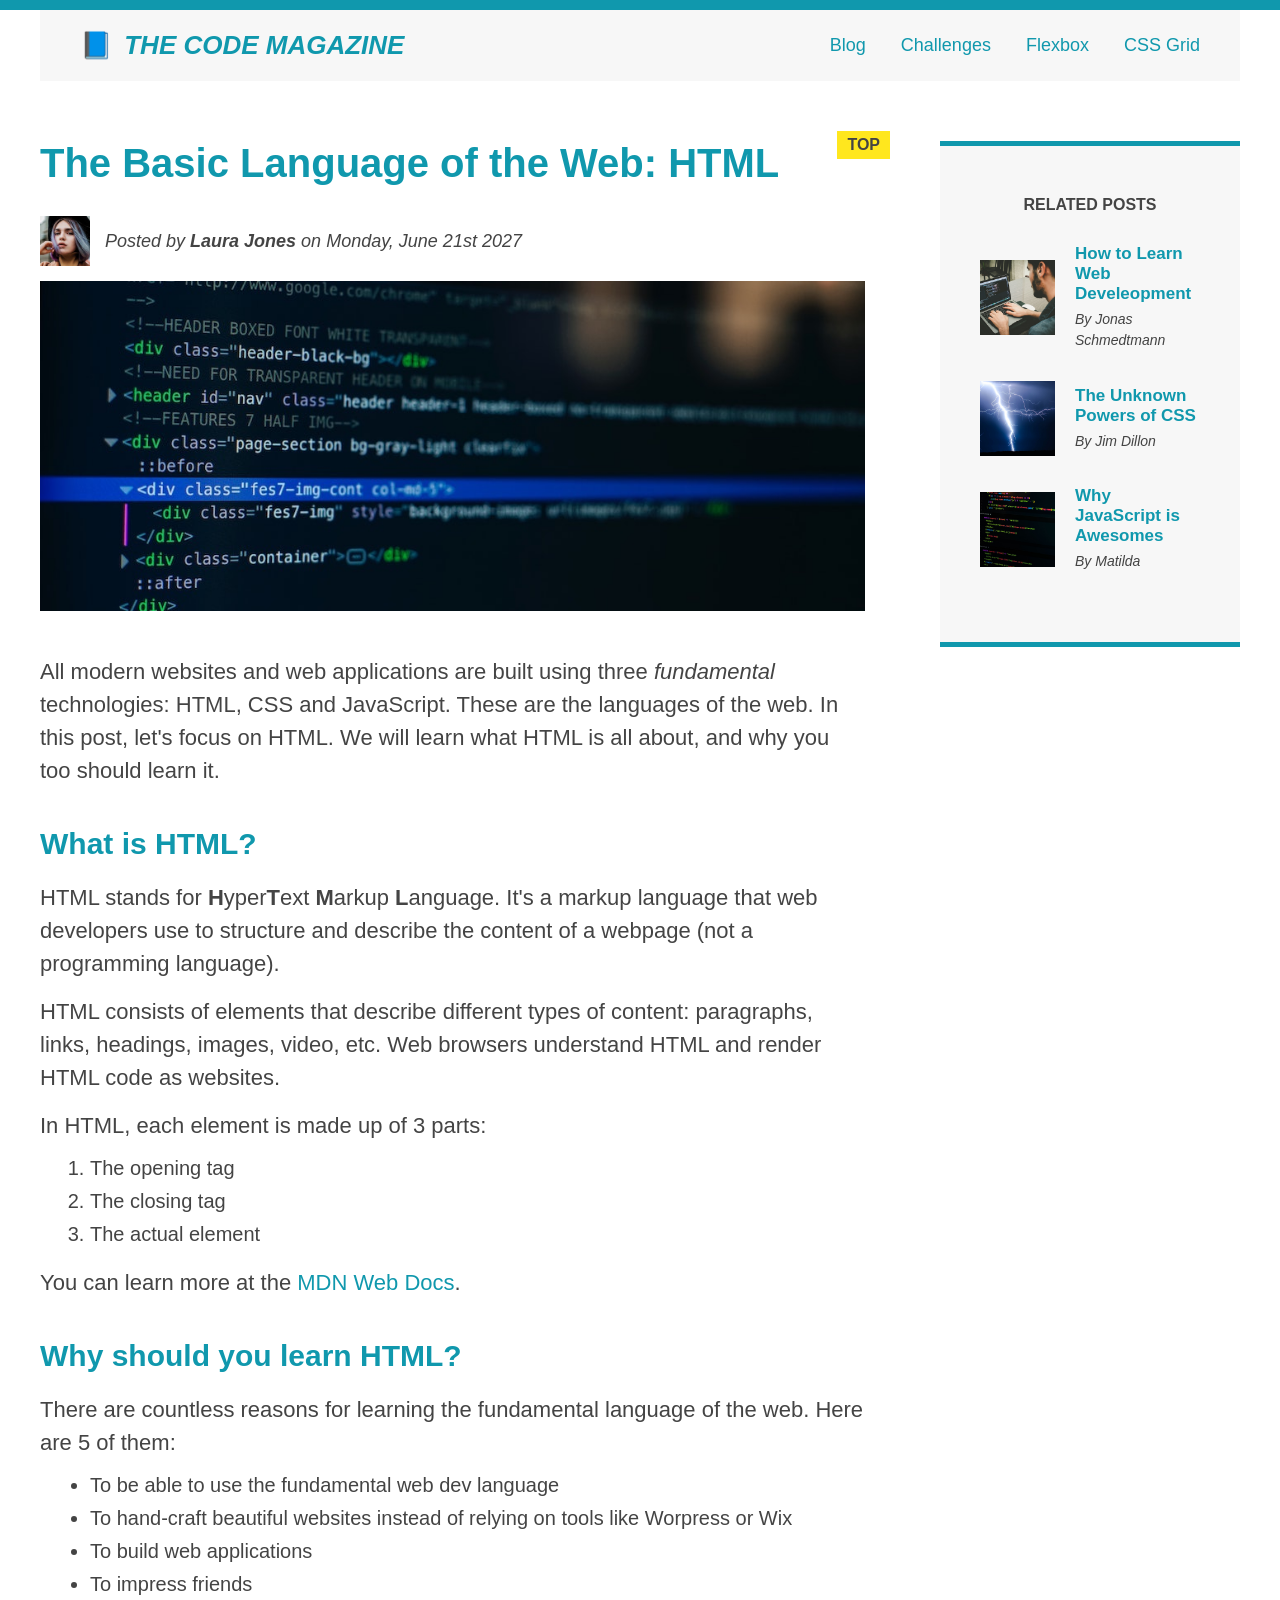
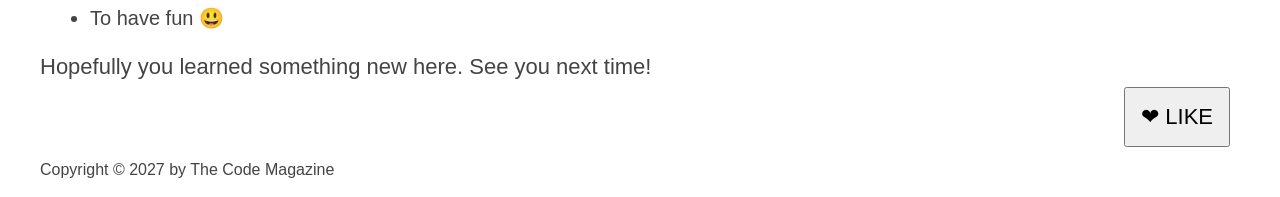
<file: 03-CSS-Layouts/03.Grid Layout/index.html>
<!doctype html>
<html lang="en">
  <head>
    <meta charset="UTF-8" />
    <meta name="viewport" content="width=device-width, initial-scale=1.0" />
    <title>The Basic Language of the Web: HTML</title>
    <link rel="stylesheet" href="style.css" />
  </head>

  <body>
    <!--top part of web doc-->
    <div class="container">
      <header class="main-header">
        <h1>📘 The Code Magazine</h1>

        <nav>
          <a href="blog.html">Blog</a>
          <a href="challenge/index.html">Challenges</a>
          <a href="#">Flexbox</a>
          <a href="css-grid.html">CSS Grid</a>
        </nav>

        <!--to prevent height collapse-->
        <!-- <div class="clear"></div> -->
      </header>

      <article>
        <header class="post-header">
          <h2>The Basic Language of the Web: HTML</h2>

          <div class="author-box">
            <img
              src="img/laura-jones.jpg"
              alt="image of author"
              width="50"
              height="50"
              class="author-img"
            />

            <p id="author" class="author">
              Posted by <strong>Laura Jones</strong> on Monday, June 21st 2027
            </p>
          </div>

          <img
            src="img/post-img.jpg"
            alt="HTML code on a screen"
            width="500"
            height="200"
            class="post-img"
          />
        </header>

        <p>
          All modern websites and web applications are built using three
          <em>fundamental</em> technologies: HTML, CSS and JavaScript. These are
          the languages of the web. In this post, let's focus on HTML. We will
          learn what HTML is all about, and why you too should learn it.
        </p>

        <h3>What is HTML?</h3>
        <p>
          HTML stands for <strong>H</strong>yper<strong>T</strong>ext
          <strong>M</strong>arkup <strong>L</strong>anguage. It's a markup
          language that web developers use to structure and describe the content
          of a webpage (not a programming language).
        </p>
        <p>
          HTML consists of elements that describe different types of content:
          paragraphs, links, headings, images, video, etc. Web browsers
          understand HTML and render HTML code as websites.
        </p>
        <p>In HTML, each element is made up of 3 parts:</p>

        <ol>
          <li>The opening tag</li>
          <li>The closing tag</li>
          <li>The actual element</li>
        </ol>

        <p>
          You can learn more at the
          <a
            href="https://developer.mozilla.org/en-US/docs/Web/HTML"
            target="_blank"
            rel="noopener noreferrer"
            >MDN Web Docs</a
          >.
        </p>

        <h3>Why should you learn HTML?</h3>
        <p>
          There are countless reasons for learning the fundamental language of
          the web. Here are 5 of them:
        </p>

        <ul>
          <li>To be able to use the fundamental web dev language</li>
          <li>
            To hand-craft beautiful websites instead of relying on tools like
            Worpress or Wix
          </li>
          <li>To build web applications</li>
          <li>To impress friends</li>
          <li>To have fun 😃</li>
        </ul>

        <p>Hopefully you learned something new here. See you next time!</p>
      </article>

      <aside>
        <h4>Related posts</h4>
        <ul class="related">
          <li class="related-post">
            <img
              src="img/related-1.jpg"
              alt="working on laptop"
              height="75"
              width="75"
            />
            <div>
              <a href="#" class="related-link">How to Learn Web Develeopment</a>
              <p class="related-author">By Jonas Schmedtmann</p>
            </div>
          </li>

          <li class="related-post">
            <img
              src="img/related-2.jpg"
              alt="image of thunderstorm"
              height="75"
              width="75"
            />
            <div>
              <a href="#" class="related-link">The Unknown Powers of CSS</a>
              <p class="related-author">By Jim Dillon</p>
            </div>
          </li>

          <li class="related-post">
            <img
              src="img/related-3.jpg"
              alt="html code on screen"
              height="75"
              width="75"
            />
            <div>
              <a href="#" class="related-link">Why JavaScript is Awesomes</a>
              <p class="related-author">By Matilda</p>
            </div>
          </li>
        </ul>
      </aside>

      <footer>
        <p id="copyright">Copyright &copy; 2027 by The Code Magazine</p>
      </footer>
    </div>

    <button type="button">❤ LIKE</button>
  </body>
</html>
</file>
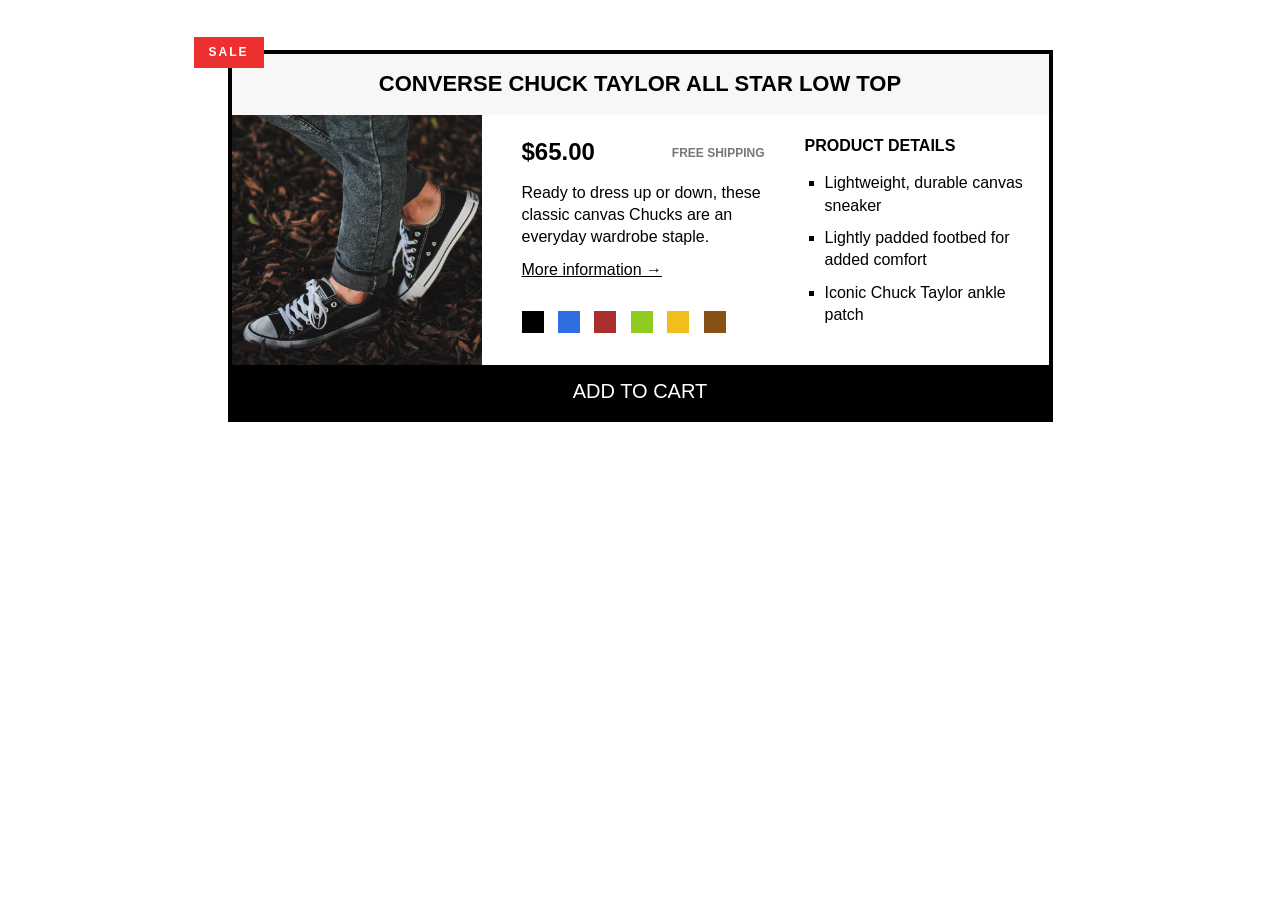
<file: 03-CSS-Layouts/01.Float Layout/challenge/index.html>
<!doctype html>
<html lang="en">
  <head>
    <meta charset="UTF-8" />
    <meta name="viewport" content="width=device-width, initial-scale=1.0" />
    <title>Challenge</title>
    <link rel="stylesheet" href="style.css" />
  </head>

  <body>
    <div class="container">
      <p class="sale">Sale</p>

      <header>
        <h2 class="product-title">Converse Chuck Taylor All Star Low Top</h2>
      </header>

      <article>
        <img
          src="challenges.jpg"
          alt="shoe image"
          height="250"
          width="250"
          class="product-img"
        />

        <div class="product-info">
          <p class="price"><strong>$65.00</strong></p>
          <p class="shipping">Free shipping</p>

          <p class="product-description">
            Ready to dress up or down, these classic canvas Chucks are an
            everyday wardrobe staple.
          </p>

          <a href="#" class="more-info">More information &rarr;</a>

          <div class="colors">
            <div class="color"></div>
            <div class="color color-blue"></div>
            <div class="color color-red"></div>
            <div class="color color-green"></div>
            <div class="color color-yellow"></div>
            <div class="color color-brown"></div>
          </div>
        </div>

        <div class="product-details">
          <h3 class="details-title">Product details</h3>

          <ul class="details-list">
            <li>Lightweight, durable canvas sneaker</li>
            <li>Lightly padded footbed for added comfort</li>
            <li>Iconic Chuck Taylor ankle patch</li>
          </ul>
        </div>
      </article>

      <footer>
        <button type="button" class="cart-button">Add to cart</button>
      </footer>
    </div>
  </body>
</html>
</file>
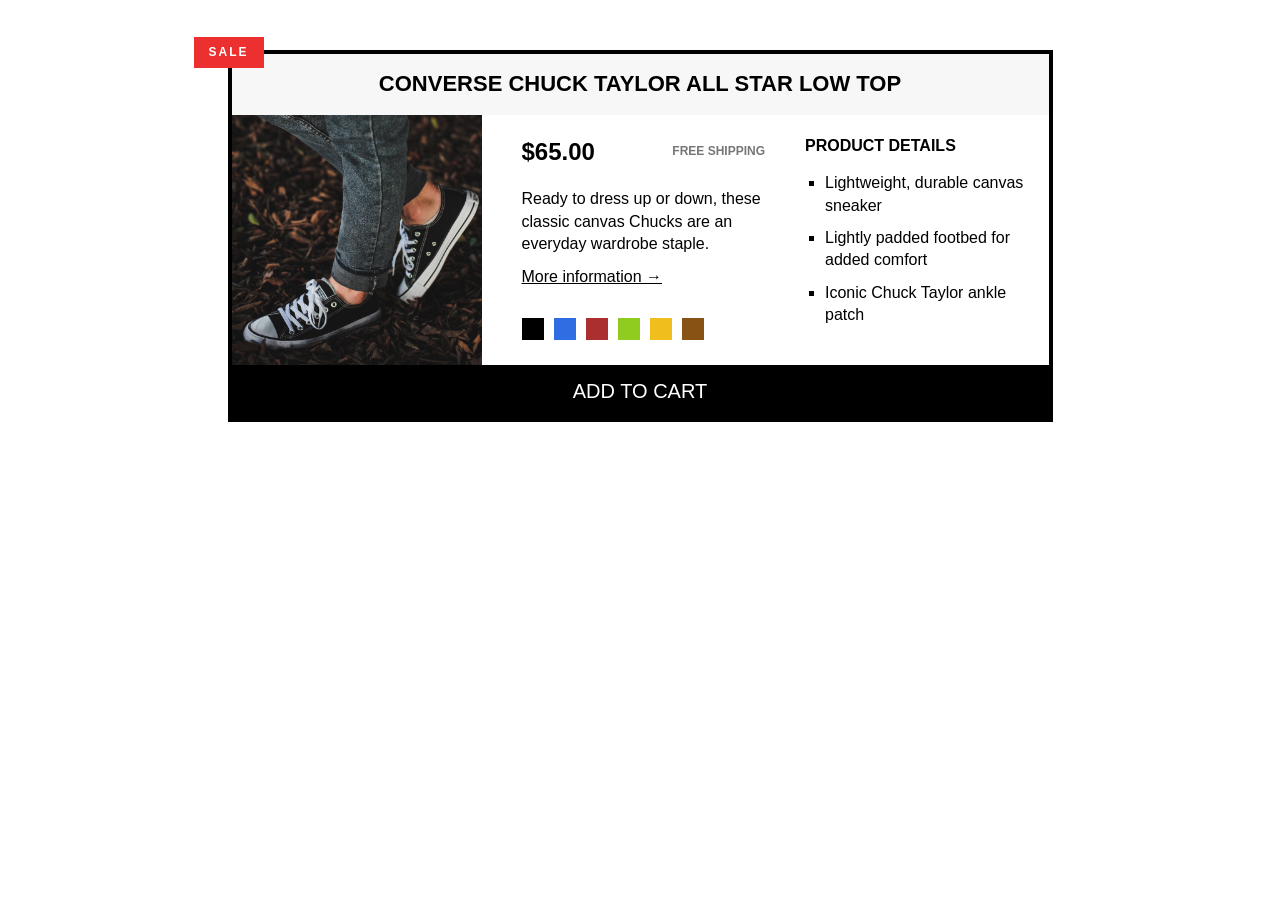
<file: 03-CSS-Layouts/02.Flex Layout/challenge/index.html>
<!doctype html>
<html lang="en">
  <head>
    <meta charset="UTF-8" />
    <meta name="viewport" content="width=device-width, initial-scale=1.0" />
    <title>Challenge</title>
    <link rel="stylesheet" href="style.css" />
  </head>

  <body>
    <div class="container">
      <p class="sale">Sale</p>

      <header>
        <h2 class="product-title">Converse Chuck Taylor All Star Low Top</h2>
      </header>

      <article>
        <div class="product-container">
          <img
            src="challenges.jpg"
            alt="shoe image"
            height="250"
            width="250"
            class="product-img"
          />

          <div class="product-info">
            <div class="product-cost">
              <p class="price"><strong>$65.00</strong></p>
              <p class="shipping">Free shipping</p>
            </div>
            <p class="product-description">
              Ready to dress up or down, these classic canvas Chucks are an
              everyday wardrobe staple.
            </p>

            <a href="#" class="more-info">More information &rarr;</a>

            <div class="product-colors">
              <div class="color"></div>
              <div class="color color-blue"></div>
              <div class="color color-red"></div>
              <div class="color color-green"></div>
              <div class="color color-yellow"></div>
              <div class="color color-brown"></div>
            </div>
          </div>

          <div class="product-details">
            <h3 class="details-title">Product details</h3>

            <ul class="details-list">
              <li>Lightweight, durable canvas sneaker</li>
              <li>Lightly padded footbed for added comfort</li>
              <li>Iconic Chuck Taylor ankle patch</li>
            </ul>
          </div>
        </div>
      </article>

      <footer>
        <button type="button" class="cart-button">Add to cart</button>
      </footer>
    </div>
  </body>
</html>
</file>
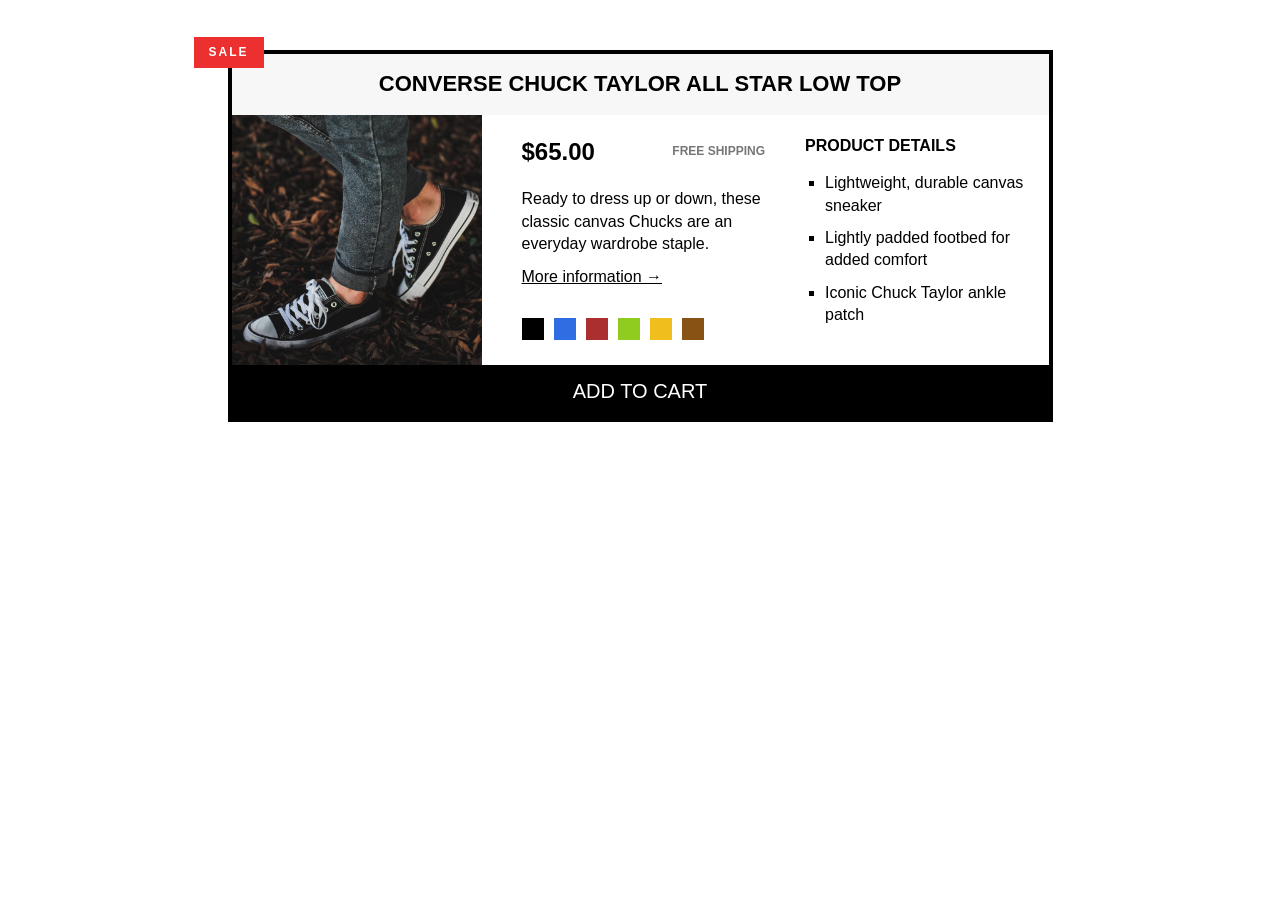
<file: 03-CSS-Layouts/03.Grid Layout/challenge/index.html>
<!doctype html>
<html lang="en">
  <head>
    <meta charset="UTF-8" />
    <meta name="viewport" content="width=device-width, initial-scale=1.0" />
    <title>Challenge</title>
    <link rel="stylesheet" href="style.css" />
  </head>

  <body>
    <article class="container">
      <p class="sale">Sale</p>

      <h2 class="product-title">Converse Chuck Taylor All Star Low Top</h2>

      <img
        src="challenges.jpg"
        alt="shoe image"
        height="250"
        width="250"
        class="product-img"
      />

      <div class="product-info">
        <div class="product-cost">
          <p class="price"><strong>$65.00</strong></p>
          <p class="shipping">Free shipping</p>
        </div>
        <p class="product-description">
          Ready to dress up or down, these classic canvas Chucks are an everyday
          wardrobe staple.
        </p>

        <a href="#" class="more-info">More information &rarr;</a>

        <div class="product-colors">
          <div class="color"></div>
          <div class="color color-blue"></div>
          <div class="color color-red"></div>
          <div class="color color-green"></div>
          <div class="color color-yellow"></div>
          <div class="color color-brown"></div>
        </div>
      </div>

      <div class="product-details">
        <h3 class="details-title">Product details</h3>

        <ul class="details-list">
          <li>Lightweight, durable canvas sneaker</li>
          <li>Lightly padded footbed for added comfort</li>
          <li>Iconic Chuck Taylor ankle patch</li>
        </ul>
      </div>

      <button type="button" class="cart-button">Add to cart</button>
    </article>
  </body>
</html>
</file>
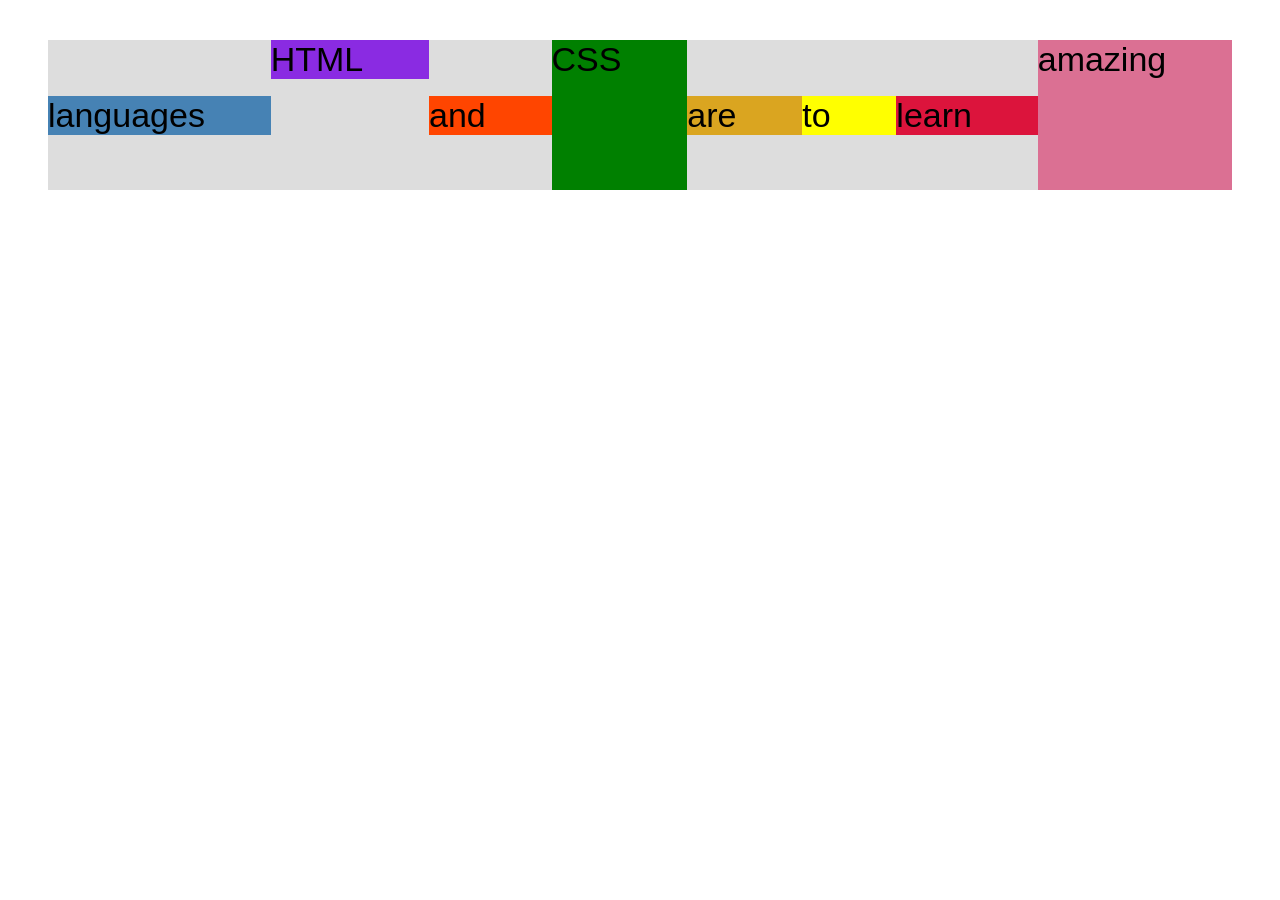
<file: 03-CSS-Layouts/02.Flex Layout/flexbox.html>
<!DOCTYPE html>
<html lang="en">
  <head>
    <meta charset="UTF-8" />
    <meta http-equiv="X-UA-Compatible" content="IE=edge" />
    <meta name="viewport" content="width=device-width, initial-scale=1.0" />
    <title>Flexbox</title>
    <style>
      .el--1 {
        background-color: blueviolet;
      }
      .el--2 {
        background-color: orangered;
      }
      .el--3 {
        background-color: green;
        height: 150px;
      }
      .el--4 {
        background-color: goldenrod;
      }
      .el--5 {
        background-color: palevioletred;
      }
      .el--6 {
        background-color: steelblue;
      }
      .el--7 {
        background-color: yellow;
      }
      .el--8 {
        background-color: crimson;
      }

      .container {
        /* STARTER */
        font-family: sans-serif;
        background-color: #ddd;
        font-size: 34px;
        margin: 40px;

        /* FLEXBOX */
        display: flex;
        align-items: center; /* align items vertically */
        justify-content: center; /* align items horizontally*/
        /* gap: 20px; */
      }

      /* .el {
        margin-right: 20px;
        
        DEFAULT VALUES
        flex-grow: 0;
        flex-shrink: 1;
        flex-basis: auto;
      } */

      .el {
        /* flex-basis: 100px; */
        flex-shrink: 0;
        flex-grow: 1;
      }

      .el--1 {
        align-self: flex-start; /* align item vertically */
        /* order: 2; */
      }

      .el--5 {
        align-self: stretch;
        order: 1;
      }

      .el--6 {
        order: -1; /* by default order value is 0 */
      }
    </style>
  </head>
  <body>
    <div class="container">
      <div class="el el--1">HTML</div>
      <div class="el el--2">and</div>
      <div class="el el--3">CSS</div>
      <div class="el el--4">are</div>
      <div class="el el--5">amazing</div>
      <div class="el el--6">languages</div>
      <div class="el el--7">to</div>
      <div class="el el--8">learn</div>
    </div>
  </body>
</html>
</file>
<file: 02-CSS-Fundamentals/style.css>
/*
Priority--
1. !important
2. inline style
3. ID(#) selector
4. class(.) selector
5. element(<>) selector
7. <body> selector
6. Universal(*) selector
*/

/* properties applied to all elements */
/* GLOBAL RESET*/
* {
  margin: 0;
  padding: 0;
}

/* properties related to text mostly gets inherited */
body {
  font-family: sans-serif;
  color: #444;
  border-top: 10px solid #1098ad;
  position: relative;
}

/* Centering all content */
.container {
  width: 800px;
  /* margin-left: auto;
  margin-right: auto; */
  margin: 0 auto; /*top-bottom left-right*/
}

.main-header {
  background-color: #f7f7f7;
  /* padding: 20px;
  padding-left: 40px;
  padding-right: 40px; */
  padding: 20px 40px;
  margin-bottom: 60px;
  /*   height: 80px; */
}

nav {
  font-size: 18px;
  text-align: center;
}

/* paddings and margins are applied 
only horiontally in inline elements */

nav a:link {
  display: inline-block; /* causes no line b reaks */
  margin-right: 30px;
  margin-top: 10px;
}

nav a:link:last-child {
  margin-right: 0;
}

article {
  margin-bottom: 60px;
}

.post-header {
  margin-bottom: 40px;
}

aside {
  background-color: #f7f7f7;
  border-top: 5px solid #1098ad;
  border-bottom: 5px solid #1098ad;
  padding: 50px 0;
  width: 500px;
}

/* Combining Selectors */
h1,
h2,
h3 {
  color: #1098ad;
}

h1 {
  font-size: 26px;
  text-transform: uppercase;
  font-style: italic;
}

/* pseudo elements */
h1::first-letter {
  font-style: normal;
  margin-right: 5px;
}

h2 {
  font-size: 40px;
  margin-bottom: 30px;
  position: relative;
}

/* By default psuedo elements are inline elements */
h2::after {
  content: "TOP";
  background-color: #ffe71e;
  color: #444;
  font-size: 16px;
  font-weight: bold;
  display: inline-block;
  padding: 5px 10px;
  position: absolute;
  top: -10px;
  right: -25px;
}

p {
  font-size: 22px;
  line-height: 1.5;
  margin-bottom: 15px; /* collapsing margin */
}

h3 {
  font-size: 30px;
  margin-bottom: 20px;
  margin-top: 40px; /* collapsing margin */
}

/* adjacent sibling selector */
/* h3 + p::first-line {
  color: red;
} */

h4 {
  font-family: 20px;
  text-transform: uppercase;
  text-align: center;
}

ul,
ol {
  margin-left: 50px;
  margin-bottom: 20px;
}

li {
  font-size: 20px;
  margin-bottom: 10px;
}

/* pseudo classes */
li:last-child {
  margin-bottom: 0;
}
/* footer p {
  font-size: 16px;
} */

/*article header p {
  font-style: italic;
}*/

#author {
  font-style: italic;
  font-size: 18px;
}

#copyright {
  font-size: 16px;
}

.related-author {
  font-size: 18px;
  font-weight: bold;
}

/* ul {
  list-style: none;
} */

.related {
  list-style: none;
}

/* psuedo class 
li:first-child {
  font-weight: bold;
}

li:last-child {
  font-style: italic;
}

li:nth-child(odd) {
  color: red;
}*/

/* misconception */
article p:first-child {
  color: red;
}

/* this targets actual link with href */
/*maintain LVHA order*/
a:link {
  color: #1098ad;
  text-decoration: none;
}
a:visited {
  color: #1098ad;
}

a:hover {
  color: orangered;
  font-weight: bold;
  text-decoration: underline orangered;
}

a:active {
  background-color: black;
  font-style: italic;
}

/* image section */
.post-img {
  width: 100%;
  height: auto;
}

button {
  font-size: 22px;
  padding: 15px;
  cursor: pointer;
  position: absolute;
  /* top: 0;
  left: 0; */
  bottom: 50px;
  right: 50px;
}
</file>
<file: 04-Design/style.css>
/*
SPACING SYSTEM (px)
2 / 4 / 8 / 12 / 16 / 24 / 32 / 48 / 64 / 80 / 96 / 128

FONT SIZE SYSTEM (px)
10 / 12 / 14 / 16 / 18 / 20 / 24 / 30 / 36 / 44 / 52 / 62 / 74 / 86 / 98
*/

/*
  MAIN COLOR: #087f5b
  TEXT COLOR: #343a40
*/

* {
  margin: 0;
  padding: 0;
  box-sizing: border-box;
}

/* ------------------------ */
/* GENERAL STYLES */
/* ------------------------ */
body {
  font-family: "Inter", sans-serif;
  color: #343a40;
  border-bottom: 8px solid #087f5b;
}

.container {
  width: 960px;
  margin: 0 auto;
}

header,
section {
  margin-bottom: 96px;
  /*  48 / 64 / 80 / 96 */
}

h2 {
  margin-bottom: 48px;
  font-size: 36px;
  letter-spacing: -0.5px;
  /* 24 / 30 / 36 */
}

.grid-3-cols {
  display: grid;
  grid-template-columns: repeat(3, 1fr);
  column-gap: 80px;
}

.btn:link,
.btn:visited {
  background-color: #087f5b;
  color: #fff;
  text-decoration: none;
  text-transform: uppercase;
  display: inline-block;
  font-weight: 500;
  border-radius: 100px;
}

.btn:hover,
.btn:active {
  background-color: #099268;
}

.btn--big {
  font-size: 18px;
  padding: 16px 32px;
}

.btn--small {
  font-size: 14px;
  padding: 8px 12px;
}

/* ------------------------ */
/* COMPONENT STYLES */
/* ------------------------ */

/* HEADER */
header {
  display: grid;
  grid-template-columns: repeat(2, 1fr);
  column-gap: 80px;
  margin-top: 64px;
}

.header-text-box {
  align-self: center;
}

h1 {
  margin-bottom: 32px;
  font-size: 44px;
  line-height: 1.1;
  letter-spacing: -1px;
  /* 44 / 52 / 62 */
}

.header-text {
  margin-bottom: 24px;
  font-size: 18px;
  line-height: 1.6;
  /* 18 / 20 */
}

img {
  width: 100%;
  border-radius: 12px;
}

/* FEATURES */
.features-icon {
  stroke: #087f5b;
  width: 32px;
  height: 32px;
  margin-bottom: 24px;
}

.features-title {
  margin-bottom: 16px;
  font-size: 20px;
}

.features-text {
  font-size: 18px;
  line-height: 1.6;
}

/* TESTIMONIAL */
.testimonial-section {
  background-color: #087f5b;
  color: #fff;
  padding: 24px;
  border-radius: 12px;
}

.testimonial-box {
  grid-column: 2 / -1;
  align-self: center;
}

.testimonial-box h2 {
  margin-bottom: 24px;
  font-size: 24px;
}

.testimonial-text {
  font-style: italic;
  margin-bottom: 24px;
  font-size: 18px;
  line-height: 1.6;
  color: #e6fcf5;
}

.testimonial-author {
  color: #c3fae8;
}

/* CHAIRS */
.chair {
  /* box-shadow: h-offset v-offset blur-radius spread-radius color inset; */
  box-shadow: 0 20px 30px 0 rgba(0, 0, 0, 0.08);
  border-radius: 12px;
}

.chair img {
  border-bottom-left-radius: 0;
  border-bottom-right-radius: 0;
}

.chair-box {
  padding: 32px;
}

h3 {
  margin-bottom: 24px;
  font-size: 20px;
}

.chair-details {
  list-style: none;
  margin-bottom: 48px;
}

.chair-details li {
  display: flex;
  align-items: center;
  gap: 12px;
  margin-bottom: 16px;
}

.chair-details li:last-child {
  margin-bottom: 0;
}

.chair-icon {
  stroke: #087f5b;
  width: 24px;
  height: 24px;
}

.chair-price {
  display: flex;
  align-items: center;
  justify-content: space-between;
  font-size: 20px;
}

footer {
  margin-bottom: 48px;
  font-size: 14px;
  color: #495057;
}
</file>
<file: 02-CSS-Fundamentals/challenge/style.css>
* {
  margin: 0;
  padding: 0;
}

body {
  font-family: sans-serif;
  line-height: 1.4;
}

.container {
  border: 4px solid #000;
  width: 825px;
  margin: 50px auto;
  position: relative;
}

.sale {
  background-color: #ec2f2f;
  color: #fff;
  font-weight: bold;
  font-size: 12px;
  font-weight: bold;
  text-transform: uppercase;
  letter-spacing: 2px;
  padding: 7px 15px;
  display: inline-block;
  position: absolute;
  top: -17px;
  left: -38px;
}

.product-title {
  text-transform: uppercase;
  text-align: center;
  background-color: #f7f7f7;
  font-size: 22px;
  padding: 15px;
}

/* PRODUCT INFORMATION*/
.price {
  font-size: 24px;
}

.shipping {
  font-size: 12px;
  font-weight: bold;
  text-transform: uppercase;
  color: #777;
  margin-bottom: 20px;
}

/* lINK INFO */
.more-info:link,
.more-info:visited {
  color: black;
  display: inline-block;
  margin-bottom: 30px;
}

.more-info:hover,
.more-info:active {
  text-decoration: none;
}

/* COLOR BLOCKS */
.color {
  background-color: #000;
  height: 22px;
  width: 22px;
  display: inline-block;
  margin-right: 10px;
}

.color-blue {
  background-color: #2f6ee2;
}

.color-red {
  background-color: #ac2f2f;
}

.color-green {
  background-color: #90cc20;
}

.color-yellow {
  background-color: #f0bf1e;
}

.color-brown {
  background-color: #885214;
}

/* PRODUCT DETAILS */
.details-title {
  text-transform: uppercase;
  font-size: 16px;
  margin-bottom: 15px;
  margin-top: 30px;
}

.details-list {
  list-style: square;
  margin-left: 20px;
}

.details-list li {
  margin-bottom: 10px;
}

/* BUTTON STYLE*/
.cart-button {
  border: none;
  background-color: #000;
  color: #fff;
  text-transform: uppercase;
  font-size: 20px;
  cursor: pointer;
  width: 100%;
  padding: 15px;
}

.cart-button:hover {
  background-color: #fff;
  color: #000;
  border-top: 4px solid #000;
}
</file>
<file: 03-CSS-Layouts/01.Float Layout/style.css>
/*
Priority--
1. !important
2. inline style
3. ID(#) selector
4. class(.) selector
5. element(<>) selector
7. <body> selector
6. Universal(*) selector
*/

/* properties applied to all elements */
/* GLOBAL RESET*/
* {
  margin: 0;
  padding: 0;
  box-sizing: border-box;
}

/* properties related to text mostly gets inherited */
body {
  font-family: sans-serif;
  color: #444;
  border-top: 10px solid #1098ad;
  position: relative;
}

/* Centering all content */
.container {
  width: 1200px;
  /* margin-left: auto;
  margin-right: auto; */
  margin: 0 auto; /*top-bottom left-right*/
}

.main-header {
  background-color: #f7f7f7;
  /* padding: 20px;
  padding-left: 40px;
  padding-right: 40px; */
  padding: 20px 40px;
  margin-bottom: 60px;
  /*   height: 80px; */
}

nav {
  font-size: 18px;
  text-align: center;
}

/* paddings and margins are applied 
only horiontally in inline elements */

nav a:link {
  display: inline-block; /* causes no line b reaks */
  margin-right: 30px;
  margin-top: 10px;
}

nav a:link:last-child {
  margin-right: 0;
}

article {
  margin-bottom: 60px;
}

.post-header {
  margin-bottom: 40px;
}

aside {
  background-color: #f7f7f7;
  border-top: 5px solid #1098ad;
  border-bottom: 5px solid #1098ad;
  padding: 50px 40px;
}

/* Combining Selectors */
h1,
h2,
h3 {
  color: #1098ad;
}

h1 {
  font-size: 26px;
  text-transform: uppercase;
  font-style: italic;
}

/* pseudo elements */
h1::first-letter {
  font-style: normal;
  margin-right: 5px;
}

h2 {
  font-size: 40px;
  margin-bottom: 30px;
  position: relative;
}

/* By default psuedo elements are inline elements */
h2::after {
  content: "TOP";
  background-color: #ffe71e;
  color: #444;
  font-size: 16px;
  font-weight: bold;
  display: inline-block;
  padding: 5px 10px;
  position: absolute;
  top: -10px;
  right: -25px;
}

p {
  font-size: 22px;
  line-height: 1.5;
  margin-bottom: 15px; /* collapsing margin */
}

h3 {
  font-size: 30px;
  margin-bottom: 20px;
  margin-top: 40px; /* collapsing margin */
}

/* adjacent sibling selector */
/* h3 + p::first-line {
  color: red;
} */

h4 {
  font-family: 20px;
  text-transform: uppercase;
  text-align: center;
  margin-bottom: 30px;
}

ul,
ol {
  margin-left: 50px;
  margin-bottom: 20px;
}

li {
  font-size: 20px;
  margin-bottom: 10px;
}

/* pseudo classes */
li:last-child {
  margin-bottom: 0;
}
/* footer p {
  font-size: 16px;
} */

/*article header p {
  font-style: italic;
}*/

#author {
  font-style: italic;
  font-size: 18px;
}

#copyright {
  font-size: 16px;
}

.related-author {
  font-size: 18px;
  font-weight: bold;
}

/* ul {
  list-style: none;
} */

.related {
  list-style: none;
  margin-left: 0;
}

/* psuedo class 
li:first-child {
  font-weight: bold;
}

li:last-child {
  font-style: italic;
}

li:nth-child(odd) {
  color: red;
}*/

/* misconception */
article p:first-child {
  color: red;
}

/* this targets actual link with href */
/*maintain LVHA order*/
a:link {
  color: #1098ad;
  text-decoration: none;
}
a:visited {
  color: #1098ad;
}

a:hover {
  color: orangered;
  font-weight: bold;
  text-decoration: underline orangered;
}

a:active {
  background-color: black;
  font-style: italic;
}

/* image section */
.post-img {
  width: 100%;
  height: auto;
}

button {
  font-size: 22px;
  padding: 15px;
  cursor: pointer;
  position: absolute;
  /* top: 0;
  left: 0; */
  bottom: 50px;
  right: 50px;
}

/* FLOAT CONCEPT */
/* Text and inline elements will wrap around
   the  floated element */

.author-img {
  float: left;
}

.author {
  float: left;
  margin-top: 10px;
  margin-left: 20px;
}

h1 {
  float: left;
}

nav {
  float: right;
}

.clear {
  clear: both;
}

/* 
  -> ::after creates new element which
   is last child element
  -> below code prevents height collapse for float
*/
.clearfix::after {
  clear: both;
  display: block;
  content: "";
}

article {
  width: 825px;
  float: left;
}

aside {
  width: 300px;
  float: right;
}

footer {
  clear: both;
}
</file>
<file: 03-CSS-Layouts/02.Flex Layout/style.css>
/*
Priority--
1. !important
2. inline style
3. ID(#) selector
4. class(.) selector
5. element(<>) selector
7. <body> selector
6. Universal(*) selector
*/

/* properties applied to all elements */
/* GLOBAL RESET*/
* {
  margin: 0;
  padding: 0;
  box-sizing: border-box;
}

/* properties related to text mostly gets inherited */
body {
  font-family: sans-serif;
  color: #444;
  border-top: 10px solid #1098ad;
  position: relative;
}

/* Centering all content */
.container {
  width: 1200px;
  /* margin-left: auto;
  margin-right: auto; */
  margin: 0 auto; /*top-bottom left-right*/
}

.main-header {
  background-color: #f7f7f7;
  padding: 20px 40px;
  margin-bottom: 60px;
}

nav {
  font-size: 18px;
  text-align: center;
}

/* paddings and margins are applied 
only horiontally in inline elements */

nav a:link {
  display: inline-block; /* causes no line b reaks */
  margin-right: 30px;
}

nav a:link:last-child {
  margin-right: 0;
}

article {
  margin-bottom: 60px;
}

.post-header {
  margin-bottom: 40px;
}

aside {
  background-color: #f7f7f7;
  border-top: 5px solid #1098ad;
  border-bottom: 5px solid #1098ad;
  padding: 50px 40px;
}

/* Combining Selectors */
h1,
h2,
h3 {
  color: #1098ad;
}

h1 {
  font-size: 26px;
  text-transform: uppercase;
  font-style: italic;
}

/* pseudo elements */
h1::first-letter {
  font-style: normal;
  margin-right: 5px;
}

h2 {
  font-size: 40px;
  margin-bottom: 30px;
  position: relative;
}

/* By default psuedo elements are inline elements */
h2::after {
  content: "TOP";
  background-color: #ffe71e;
  color: #444;
  font-size: 16px;
  font-weight: bold;
  display: inline-block;
  padding: 5px 10px;
  position: absolute;
  top: -10px;
  right: -25px;
}

p {
  font-size: 22px;
  line-height: 1.5;
  margin-bottom: 15px; /* collapsing margin */
}

h3 {
  font-size: 30px;
  margin-bottom: 20px;
  margin-top: 40px; /* collapsing margin */
}

/* adjacent sibling selector */
/* h3 + p::first-line {
  color: red;
} */

h4 {
  font-family: 20px;
  text-transform: uppercase;
  text-align: center;
  margin-bottom: 30px;
}

ul,
ol {
  margin-left: 50px;
  margin-bottom: 20px;
}

li {
  font-size: 20px;
  margin-bottom: 10px;
}

/* pseudo classes */
li:last-child {
  margin-bottom: 0;
}
/* footer p {
  font-size: 16px;
} */

/*article header p {
  font-style: italic;
}*/

#author {
  font-style: italic;
  font-size: 18px;
}

#copyright {
  font-size: 16px;
}

/* misconception */
article p:first-child {
  color: red;
}

/* this targets actual link with href */
/*maintain LVHA order*/
a:link {
  color: #1098ad;
  text-decoration: none;
}
a:visited {
  color: #1098ad;
}

a:hover {
  color: orangered;
  font-weight: bold;
  text-decoration: underline orangered;
}

a:active {
  background-color: black;
  font-style: italic;
}

/* image section */
.post-img {
  width: 100%;
  height: auto;
}

button {
  font-size: 22px;
  padding: 15px;
  cursor: pointer;
  position: absolute;
  /* top: 0;
  left: 0; */
  bottom: 50px;
  right: 50px;
}

/* Refactor old code for flexbox */
.author {
  margin-bottom: 0;
  margin-left: 15px;
}

.related {
  list-style: none;
  margin-left: 0;
}

.related-post {
  display: flex;
  align-items: center;
  gap: 20px;
  margin-bottom: 30px;
}

.related-link:link {
  font-size: 17px;
  font-weight: bold;
  font-style: normal;
  display: block; /* in inline elements margin top or bottom do not apply */
  margin-bottom: 5px;
}

.related-author {
  margin-bottom: 0;
  font-size: 14px;
  font-weight: normal;
  font-style: italic;
}

/* FLEX CONCEPT */
.main-header {
  display: flex;
  align-items: center;
  justify-content: space-between;
}

.author-box {
  display: flex;
  align-items: center;
  margin-bottom: 15px;
}

.row {
  display: flex;
  gap: 75px;
  margin-bottom: 60px;
  align-items: flex-start;
}

article {
  flex: 1; /* automatic space configuration */
  margin-bottom: 0;
}

aside {
  /*
   DEFAULT VALUES
    flex-grow: 0;
    flex-shrink: 1;
    flex-basis: auto;
   */
  flex: 0 0 300px;
}
</file>
<file: 03-CSS-Layouts/03.Grid Layout/style.css>
/*
Priority--
1. !important
2. inline style
3. ID(#) selector
4. class(.) selector
5. element(<>) selector
7. <body> selector
6. Universal(*) selector
*/

/* properties applied to all elements */
/* GLOBAL RESET*/
* {
  margin: 0;
  padding: 0;
  box-sizing: border-box;
}

/* properties related to text mostly gets inherited */
body {
  font-family: sans-serif;
  color: #444;
  border-top: 10px solid #1098ad;
  position: relative;
}

/* Centering all content */
.container {
  width: 1200px;
  /* margin-left: auto;
  margin-right: auto; */
  margin: 0 auto; /*top-bottom left-right*/
}

.main-header {
  background-color: #f7f7f7;
  padding: 20px 40px;
  margin-bottom: 60px;
}

nav {
  font-size: 18px;
  text-align: center;
}

/* paddings and margins are applied 
only horiontally in inline elements */

nav a:link {
  display: inline-block; /* causes no line b reaks */
  margin-right: 30px;
}

nav a:link:last-child {
  margin-right: 0;
}

article {
  margin-bottom: 60px;
}

.post-header {
  margin-bottom: 40px;
}

aside {
  background-color: #f7f7f7;
  border-top: 5px solid #1098ad;
  border-bottom: 5px solid #1098ad;
  padding: 50px 40px;
}

/* Combining Selectors */
h1,
h2,
h3 {
  color: #1098ad;
}

h1 {
  font-size: 26px;
  text-transform: uppercase;
  font-style: italic;
}

/* pseudo elements */
h1::first-letter {
  font-style: normal;
  margin-right: 5px;
}

h2 {
  font-size: 40px;
  margin-bottom: 30px;
  position: relative;
}

/* By default psuedo elements are inline elements */
h2::after {
  content: "TOP";
  background-color: #ffe71e;
  color: #444;
  font-size: 16px;
  font-weight: bold;
  display: inline-block;
  padding: 5px 10px;
  position: absolute;
  top: -10px;
  right: -25px;
}

p {
  font-size: 22px;
  line-height: 1.5;
  margin-bottom: 15px; /* collapsing margin */
}

h3 {
  font-size: 30px;
  margin-bottom: 20px;
  margin-top: 40px; /* collapsing margin */
}

/* adjacent sibling selector */
/* h3 + p::first-line {
  color: red;
} */

h4 {
  font-family: 20px;
  text-transform: uppercase;
  text-align: center;
  margin-bottom: 30px;
}

ul,
ol {
  margin-left: 50px;
  margin-bottom: 20px;
}

li {
  font-size: 20px;
  margin-bottom: 10px;
}

/* pseudo classes */
li:last-child {
  margin-bottom: 0;
}
/* footer p {
  font-size: 16px;
} */

/*article header p {
  font-style: italic;
}*/

#author {
  font-style: italic;
  font-size: 18px;
}

#copyright {
  font-size: 16px;
}

/* misconception */
article p:first-child {
  color: red;
}

/* this targets actual link with href */
/*maintain LVHA order*/
a:link {
  color: #1098ad;
  text-decoration: none;
}
a:visited {
  color: #1098ad;
}

a:hover {
  color: orangered;
  font-weight: bold;
  text-decoration: underline orangered;
}

a:active {
  background-color: black;
  font-style: italic;
}

/* image section */
.post-img {
  width: 100%;
  height: auto;
}

button {
  font-size: 22px;
  padding: 15px;
  cursor: pointer;
  position: absolute;
  /* top: 0;
  left: 0; */
  bottom: 50px;
  right: 50px;
}

/* Refactor old code for flexbox */
.author {
  margin-bottom: 0;
  margin-left: 15px;
}

.related {
  list-style: none;
  margin-left: 0;
}

.related-post {
  display: flex;
  align-items: center;
  gap: 20px;
  margin-bottom: 30px;
}

.related-link:link {
  font-size: 17px;
  font-weight: bold;
  font-style: normal;
  display: block; /* in inline elements margin top or bottom do not apply */
  margin-bottom: 5px;
}

.related-author {
  margin-bottom: 0;
  font-size: 14px;
  font-weight: normal;
  font-style: italic;
}

/* FLEX CONCEPT */
.main-header {
  display: flex;
  align-items: center;
  justify-content: space-between;
}

.author-box {
  display: flex;
  align-items: center;
  margin-bottom: 15px;
}

/* FLEX concept applied to
-> navigation section
-> author section
-> related post section
*/

/* GRID layout will be applied for 
overall 2 dimensional page layout */

.container {
  display: grid;
  grid-template-columns: 1fr 300px;
  column-gap: 75px;
  row-gap: 60px; /* using instead of margin */
  align-items: start;
}

.main-header {
  grid-column: 1 / span 2; /* or 1/-1 */
  margin-bottom: 0; /* reset margin */
}

article {
  margin-bottom: 0;
}

footer {
  grid-column: 1/-1;
}
</file>
<file: 03-CSS-Layouts/01.Float Layout/challenge/style.css>
* {
  margin: 0;
  padding: 0;
  box-sizing: border-box;
}

body {
  font-family: sans-serif;
  line-height: 1.4;
}

.container {
  border: 4px solid #000;
  width: 825px;
  margin: 50px auto;
  position: relative;
}

.sale {
  background-color: #ec2f2f;
  color: #fff;
  font-weight: bold;
  font-size: 12px;
  font-weight: bold;
  text-transform: uppercase;
  letter-spacing: 2px;
  padding: 7px 15px;
  display: inline-block;
  position: absolute;
  top: -17px;
  left: -38px;
}

.product-title {
  text-transform: uppercase;
  text-align: center;
  background-color: #f7f7f7;
  font-size: 22px;
  padding: 15px;
}

/* PRODUCT INFORMATION*/
.price {
  font-size: 24px;
  float: left;
}

.shipping {
  font-size: 12px;
  font-weight: bold;
  text-transform: uppercase;
  color: #777;
  margin-bottom: 20px;
  margin-top: 10px;
  float: right;
}

.product-description {
  clear: both;
  margin-bottom: 10px;
}

/* lINK INFO */
.more-info:link,
.more-info:visited {
  color: black;
  display: inline-block;
  margin-bottom: 30px;
}

.more-info:hover,
.more-info:active {
  text-decoration: none;
}

/* COLOR BLOCKS */
.color {
  background-color: #000;
  height: 22px;
  width: 22px;
  display: inline-block;
  margin-right: 10px;
}

.color-blue {
  background-color: #2f6ee2;
}

.color-red {
  background-color: #ac2f2f;
}

.color-green {
  background-color: #90cc20;
}

.color-yellow {
  background-color: #f0bf1e;
}

.color-brown {
  background-color: #885214;
}

/* PRODUCT DETAILS */
.details-title {
  text-transform: uppercase;
  font-size: 16px;
  margin-bottom: 15px;
}

.details-list {
  list-style: square;
  margin-left: 20px;
}

.details-list li {
  margin-bottom: 10px;
}

/* BUTTON STYLE*/
.cart-button {
  border: none;
  background-color: #000;
  color: #fff;
  text-transform: uppercase;
  font-size: 20px;
  cursor: pointer;
  width: 100%;
  padding: 15px;
}

.cart-button:hover {
  background-color: #fff;
  color: #000;
  border-top: 4px solid #000;
}

/* FLOAT CONCEPT */

/* WIDTH CALCULATION
(825 - 8 - 250 - 80)/2 = 243.5
*/
.product-img {
  float: left;
  margin-right: 40px;
}

.product-info {
  float: left;
  margin-right: 40px;
  margin-top: 20px;
  width: 243px;
}

.product-details {
  float: left;
  width: 243px;
  margin-top: 20px;
}
</file>
<file: 03-CSS-Layouts/02.Flex Layout/challenge/style.css>
* {
  margin: 0;
  padding: 0;
  box-sizing: border-box;
}

body {
  font-family: sans-serif;
  line-height: 1.4;
}

.container {
  border: 4px solid #000;
  width: 825px;
  margin: 50px auto;
  position: relative;
}

.sale {
  background-color: #ec2f2f;
  color: #fff;
  font-weight: bold;
  font-size: 12px;
  font-weight: bold;
  text-transform: uppercase;
  letter-spacing: 2px;
  padding: 7px 15px;
  display: inline-block;
  position: absolute;
  top: -17px;
  left: -38px;
}

.product-title {
  text-transform: uppercase;
  text-align: center;
  background-color: #f7f7f7;
  font-size: 22px;
  padding: 15px;
}

/* PRODUCT INFORMATION*/
/* FLEX CONCEPT */
.product-cost {
  display: flex;
  justify-content: space-between;
  align-items: center;
  margin-bottom: 20px;
}

.price {
  font-size: 24px;
}

.shipping {
  font-size: 12px;
  font-weight: bold;
  text-transform: uppercase;
  color: #777;
}

.product-description {
  margin-bottom: 10px;
}

/* lINK INFO */
.more-info:link,
.more-info:visited {
  color: black;
  display: inline-block;
  margin-bottom: 30px;
}

.more-info:hover,
.more-info:active {
  text-decoration: none;
}

/* COLOR BLOCKS */
/* FLEX CONCEPT */
.product-colors {
  display: flex;
  gap: 10px;
}
.color {
  background-color: #000;
  height: 22px;
  width: 22px;
}

.color-blue {
  background-color: #2f6ee2;
}

.color-red {
  background-color: #ac2f2f;
}

.color-green {
  background-color: #90cc20;
}

.color-yellow {
  background-color: #f0bf1e;
}

.color-brown {
  background-color: #885214;
}

/* PRODUCT DETAILS */
.details-title {
  text-transform: uppercase;
  font-size: 16px;
  margin-bottom: 15px;
}

.details-list {
  list-style: square;
  margin-left: 20px;
}

.details-list li {
  margin-bottom: 10px;
}

/* BUTTON STYLE*/
.cart-button {
  border: none;
  background-color: #000;
  color: #fff;
  text-transform: uppercase;
  font-size: 20px;
  cursor: pointer;
  width: 100%;
  padding: 15px;
}

.cart-button:hover {
  background-color: #fff;
  color: #000;
  border-top: 4px solid #000;
}

/* FLEX CONTAINER*/
.product-container {
  display: flex;
  gap: 40px;
}
/* WIDTH CALCULATION
(825 - 8 - 250 - 80)/2 = 243.5
*/

.product-info {
  margin-top: 20px;
  /* width: 243px; */
  flex: 1;
}

.product-details {
  /* width: 243px; */
  margin-top: 20px;
  flex: 1;
}
</file>
<file: 03-CSS-Layouts/03.Grid Layout/challenge/style.css>
* {
  margin: 0;
  padding: 0;
  box-sizing: border-box;
}

body {
  font-family: sans-serif;
  line-height: 1.4;
}

.container {
  border: 4px solid #000;
  width: 825px;
  margin: 50px auto;
  position: relative;

  /* GRID CONCEPT */
  display: grid;
  grid-template-columns: 250px 1fr 1fr;
  column-gap: 40px;
}

.sale {
  background-color: #ec2f2f;
  color: #fff;
  font-weight: bold;
  font-size: 12px;
  font-weight: bold;
  text-transform: uppercase;
  letter-spacing: 2px;
  padding: 7px 15px;
  display: inline-block;
  position: absolute;
  top: -17px;
  left: -38px;
}

.product-title {
  text-transform: uppercase;
  text-align: center;
  background-color: #f7f7f7;
  font-size: 22px;
  padding: 15px;

  /* GRID CONCEPT */
  grid-column: 1/-1;
}

/* PRODUCT INFORMATION*/
/* FLEX CONCEPT */
.product-cost {
  display: flex;
  justify-content: space-between;
  align-items: center;
  margin-bottom: 20px;
}

.price {
  font-size: 24px;
}

.shipping {
  font-size: 12px;
  font-weight: bold;
  text-transform: uppercase;
  color: #777;
}

.product-description {
  margin-bottom: 10px;
}

/* lINK INFO */
.more-info:link,
.more-info:visited {
  color: black;
  display: inline-block;
  margin-bottom: 30px;
}

.more-info:hover,
.more-info:active {
  text-decoration: none;
}

/* COLOR BLOCKS */
/* FLEX CONCEPT */
.product-colors {
  display: flex;
  gap: 10px;
}
.color {
  background-color: #000;
  height: 22px;
  width: 22px;
}

.color-blue {
  background-color: #2f6ee2;
}

.color-red {
  background-color: #ac2f2f;
}

.color-green {
  background-color: #90cc20;
}

.color-yellow {
  background-color: #f0bf1e;
}

.color-brown {
  background-color: #885214;
}

/* PRODUCT DETAILS */
.details-title {
  text-transform: uppercase;
  font-size: 16px;
  margin-bottom: 15px;
}

.details-list {
  list-style: square;
  margin-left: 20px;
}

.details-list li {
  margin-bottom: 10px;
}

/* BUTTON STYLE*/
.cart-button {
  border: none;
  background-color: #000;
  color: #fff;
  text-transform: uppercase;
  font-size: 20px;
  cursor: pointer;
  width: 100%;
  padding: 15px;

  /* GRID CONCEPT */
  grid-column: 1/-1;
}

.cart-button:hover {
  background-color: #fff;
  color: #000;
  border-top: 4px solid #000;
}

/* WIDTH CALCULATION
(825 - 8 - 250 - 80)/2 = 243.5
*/

.product-info {
  margin-top: 20px;
  /* width: 243px; */
  flex: 1;
}

.product-details {
  /* width: 243px; */
  margin-top: 20px;
  flex: 1;
}
</file>
